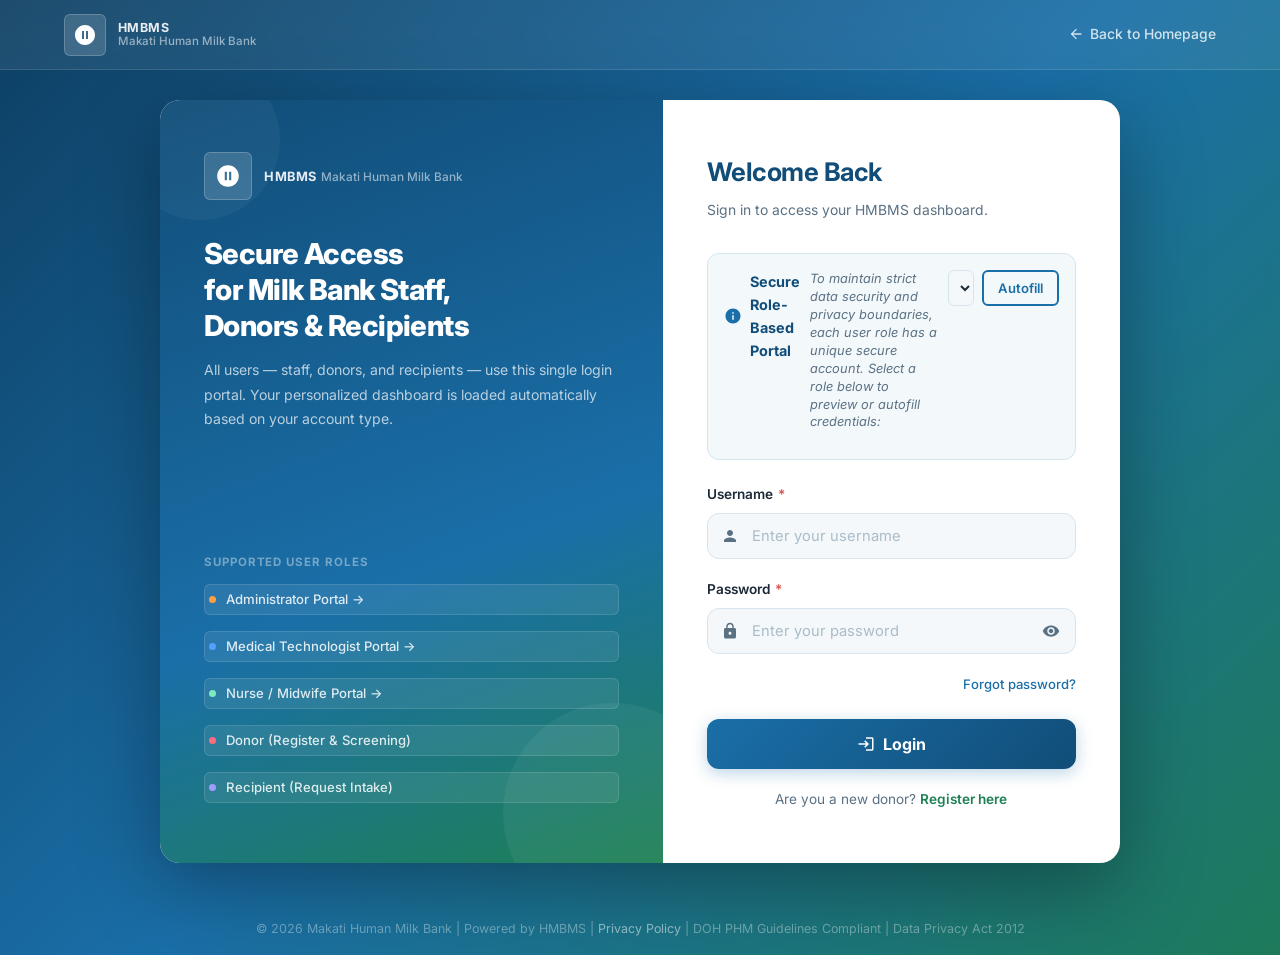
<file: hmbms/frontend/dashboard.html>
<!DOCTYPE html>
<html lang="en">
<head>
  <meta charset="UTF-8" />
  <meta name="viewport" content="width=device-width, initial-scale=1.0" />
  <title>Internal Dashboard — HMBMS</title>
  <link rel="stylesheet" href="assets/css/style.css" />
  <link rel="icon" type="image/svg+xml" href="data:image/svg+xml,<svg xmlns='http://www.w3.org/2000/svg' viewBox='0 0 100 100'><text y='.9em' font-size='90'>🍼</text></svg>" />
</head>
<body class="dashboard-body">

  <div class="dashboard-layout">
    <!-- ─── SIDEBAR ─────────────────────────────────────────────── -->
    <aside class="sidebar">
      <div class="sidebar-header">
        <div class="nav-logo-icon" style="width: 32px; height: 32px;">
          <svg viewBox="0 0 24 24" xmlns="http://www.w3.org/2000/svg" fill="#fff" style="width: 18px; height: 18px;"><path d="M12 2C6.48 2 2 6.48 2 12s4.48 10 10 10 10-4.48 10-10S17.52 2 12 2zm-1 14H9V8h2v8zm4 0h-2V8h2v8z"/></svg>
        </div>
        <div class="nav-brand-text">
          <span class="nav-system-name" style="color: #fff;">HMBMS</span>
          <span class="nav-org-name" style="color: rgba(255,255,255,0.7);">Staff Portal</span>
        </div>
      </div>

      <div class="sidebar-nav">
        <div class="sidebar-label">Workspaces</div>
        <button class="sidebar-link active" data-view="view-nurse">
          <svg viewBox="0 0 24 24" width="18" height="18" fill="currentColor"><path d="M12 21.35l-1.45-1.32C5.4 15.36 2 12.28 2 8.5 2 5.42 4.42 3 7.5 3c1.74 0 3.41.81 4.5 2.09C13.09 3.81 14.76 3 16.5 3 19.58 3 22 5.42 22 8.5c0 3.78-3.4 6.86-8.55 11.54L12 21.35z"/></svg>
          Nurse / Midwife
        </button>
        <button class="sidebar-link" data-view="view-medtech">
          <svg viewBox="0 0 24 24" width="18" height="18" fill="currentColor"><path d="M7 14c-1.66 0-3 1.34-3 3 0 1.31-1.16 2-2 2 .92 1.22 2.49 2 4 2 2.21 0 4-1.79 4-4 0-1.66-1.34-3-3-3zm13.71-9.37l-1.34-1.34c-.39-.39-1.02-.39-1.41 0L9 12.25 11.75 15l8.96-8.96c.39-.39.39-1.02 0-1.41z"/></svg>
          Lab / MedTech
        </button>
        <button class="sidebar-link" data-view="view-admin">
          <svg viewBox="0 0 24 24" width="18" height="18" fill="currentColor"><path d="M19 3H5c-1.1 0-2 .9-2 2v14c0 1.1.9 2 2 2h14c1.1 0 2-.9 2-2V5c0-1.1-.9-2-2-2zm-5 14H7v-2h7v2zm3-4H7v-2h10v2zm0-4H7V7h10v2z"/></svg>
          Admin Dashboard
        </button>
      </div>
      
      <div class="sidebar-footer">
        <a href="index.html" class="sidebar-link" style="color: var(--clr-error);">
          <svg viewBox="0 0 24 24" width="18" height="18" fill="currentColor"><path d="M17 7l-1.41 1.41L18.17 11H8v2h10.17l-2.58 2.58L17 17l5-5zM4 5h8V3H4c-1.1 0-2 .9-2 2v14c0 1.1.9 2 2 2h8v-2H4V5z"/></svg>
          Logout
        </a>
      </div>
    </aside>

    <!-- ─── MAIN CONTENT ──────────────────────────────────────────── -->
    <main class="dashboard-main">
      <header class="dashboard-header">
        <h2 id="view-title">Nurse / Midwife Workspace</h2>
        <div class="user-profile">
          <div class="avatar">N</div>
          <span>Nurse Staff</span>
        </div>
      </header>

      <div class="dashboard-content">
        
        <!-- ========================================== -->
        <!-- VIEW A: NURSE / MIDWIFE WORKSPACE          -->
        <!-- ========================================== -->
        <section id="view-nurse" class="view-section active">
          <div class="dash-card">
            <h3 class="dash-card-title">Milk Collection Intake</h3>
            <p class="dash-card-desc">Log raw donated milk details to generate a unique QR tracking code.</p>
            
            <div style="display: grid; grid-template-columns: 1fr 1fr; gap: 20px;">
              <div>
                <div class="form-group">
                  <label class="form-label">Donor ID</label>
                  <input type="text" class="form-control" placeholder="e.g. D-1092" />
                </div>
                <div class="form-group">
                  <label class="form-label">Expressed Date & Time</label>
                  <input type="datetime-local" class="form-control" />
                </div>
                <div class="form-group">
                  <label class="form-label">Volume (ml)</label>
                  <input type="number" class="form-control" placeholder="e.g. 150" />
                </div>
                <button class="btn btn-primary" id="btn-gen-qr">Generate QR Label</button>
              </div>

              <!-- Mock QR Container -->
              <div class="qr-container" id="qr-container" style="display: none; text-align: center; border: 1px dashed var(--clr-border); border-radius: var(--radius-md); padding: 20px;">
                <div style="width: 120px; height: 120px; background: #fff; border: 8px solid #000; margin: 0 auto 12px; position: relative;">
                  <div style="position: absolute; top: 10px; left: 10px; right: 10px; bottom: 10px; background: repeating-linear-gradient(45deg, #000, #000 5px, #fff 5px, #fff 10px);"></div>
                </div>
                <div style="font-family: monospace; font-weight: bold; margin-bottom: 12px;">MHB-1092-A</div>
                <button class="btn btn-outline-dark btn-sm" id="btn-log-storage">Proceed to Storage</button>
              </div>
            </div>
            
            <!-- Freezer Log -->
            <div id="freezer-log" style="display: none; margin-top: 24px; padding-top: 24px; border-top: 1px solid var(--clr-border);">
              <h4 style="margin-bottom: 12px; color: var(--clr-primary-dark);">Storage Assignment</h4>
              <div class="form-group" style="max-width: 300px;">
                <label class="form-label">Freezer Location</label>
                <select class="form-control">
                  <option>Freezer A (Raw Milk)</option>
                  <option>Freezer B (Raw Milk)</option>
                </select>
              </div>
              <div class="checkbox-group">
                <label class="checkbox-label" style="color: var(--clr-primary-dark); font-weight: 600;">
                  <input type="checkbox" id="chk-temp-verify" />
                  I verify the freezer temperature is at or below -20°C
                </label>
              </div>
              <button class="btn btn-accent" id="btn-save-storage" disabled>Save to Inventory</button>
            </div>
          </div>
        </section>

        <!-- ========================================== -->
        <!-- VIEW B: MEDICAL TECHNOLOGIST (LAB)         -->
        <!-- ========================================== -->
        <section id="view-medtech" class="view-section">
          <div class="dash-grid">
            <!-- Left: Batching -->
            <div class="dash-card">
              <h3 class="dash-card-title">Pending Raw Milk</h3>
              <p class="dash-card-desc">Select donations to pool into a pasteurization batch.</p>
              
              <ul class="batch-list">
                <li><label><input type="checkbox" /> MHB-1092-A (150ml)</label></li>
                <li><label><input type="checkbox" /> MHB-1093-B (200ml)</label></li>
                <li><label><input type="checkbox" /> MHB-1094-A (120ml)</label></li>
              </ul>
              <button class="btn btn-outline-dark btn-sm" style="margin-top: 12px;">Create Pool Batch</button>
            </div>

            <!-- Right: Pasteurization & Testing -->
            <div class="dash-card">
              <h3 class="dash-card-title">Pasteurization Logger</h3>
              <p class="dash-card-desc">Log Holder Pasteurization parameters.</p>
              
              <div class="form-group">
                <label class="form-label">Batch ID</label>
                <input type="text" class="form-control" value="BATCH-2026-06-05" readonly style="background: #f0f0f0;" />
              </div>
              
              <div style="display: grid; grid-template-columns: 1fr 1fr; gap: 16px;">
                <div class="form-group">
                  <label class="form-label">Temperature (°C)</label>
                  <input type="number" id="past-temp" class="form-control" step="0.1" placeholder="Target: 62.5" />
                </div>
                <div class="form-group">
                  <label class="form-label">Duration (Minutes)</label>
                  <input type="number" id="past-dur" class="form-control" placeholder="Target: 30" />
                </div>
              </div>

              <div style="display: grid; grid-template-columns: 1fr 1fr; gap: 16px; margin-top: 12px; padding-top: 16px; border-top: 1px dashed var(--clr-border);">
                <div class="form-group">
                  <label class="form-label">Pre-test Bacterial Count</label>
                  <input type="text" class="form-control" placeholder="CFU/ml" />
                </div>
                <div class="form-group">
                  <label class="form-label">Post-test Bacterial Count</label>
                  <input type="text" class="form-control" placeholder="CFU/ml (Must be 0)" />
                </div>
              </div>

              <div class="alert alert-danger" id="past-warning" style="display: block; margin-bottom: 16px;">
                Warning: Temperature must be ≥ 62.5°C and Duration ≥ 30 mins to approve.
              </div>

              <button class="btn btn-accent" id="btn-approve-batch" disabled>Approve &amp; Clear Batch</button>
            </div>
          </div>
        </section>

        <!-- ========================================== -->
        <!-- VIEW C: ADMIN WORKSPACE & ANALYTICS        -->
        <!-- ========================================== -->
        <section id="view-admin" class="view-section">
          
          <div class="dash-grid">
            <!-- Analytics Placeholders -->
            <div class="dash-card" style="grid-column: 1 / -1;">
              <h3 class="dash-card-title">System Analytics</h3>
              <div style="display: flex; gap: 20px; margin-top: 20px;">
                <div class="stat-box" style="flex: 1; background: var(--clr-bg); padding: 20px; border-radius: var(--radius-sm); border: 1px solid var(--clr-border); text-align: center;">
                  <div style="font-size: 2rem; font-weight: 800; color: var(--clr-primary);">12.5 L</div>
                  <div style="font-size: 0.8rem; color: var(--clr-text-muted);">Collected (This Week)</div>
                </div>
                <div class="stat-box" style="flex: 1; background: var(--clr-bg); padding: 20px; border-radius: var(--radius-sm); border: 1px solid var(--clr-border); text-align: center;">
                  <div style="font-size: 2rem; font-weight: 800; color: var(--clr-accent);">9.2 L</div>
                  <div style="font-size: 0.8rem; color: var(--clr-text-muted);">Dispensed (This Week)</div>
                </div>
                <div class="stat-box" style="flex: 1; background: var(--clr-bg); padding: 20px; border-radius: var(--radius-sm); border: 1px solid var(--clr-border); text-align: center;">
                  <div style="font-size: 2rem; font-weight: 800; color: var(--clr-warning);">4</div>
                  <div style="font-size: 0.8rem; color: var(--clr-text-muted);">Pending Requests</div>
                </div>
              </div>
            </div>

            <!-- Emergency Recall -->
            <div class="dash-card" style="border-color: #ffd6d6; background: #fff5f5;">
              <h3 class="dash-card-title" style="color: var(--clr-error);">Emergency Recall</h3>
              <p class="dash-card-desc">Execute a recall if a donor later tests positive for a transmissible disease.</p>
              
              <div class="form-group">
                <label class="form-label">Donor ID to Recall</label>
                <input type="text" id="recall-id" class="form-control" placeholder="e.g. D-1092" style="border-color: #ffd6d6;" />
              </div>
              <button class="btn" id="btn-execute-recall" style="background: var(--clr-error); color: #fff; width: 100%;">Execute Immediate Recall</button>
            </div>
            
            <div class="dash-card">
              <h3 class="dash-card-title">Recent Activity</h3>
              <ul style="font-size: 0.85rem; color: var(--clr-text-muted); list-style: disc; padding-left: 16px;">
                <li style="margin-bottom: 8px;">Batch BATCH-2026-06-04 approved by MedTech_01</li>
                <li style="margin-bottom: 8px;">500ml dispensed to Makati Med NICU</li>
                <li style="margin-bottom: 8px;">New donor D-1105 registered via Supsup Todo</li>
              </ul>
            </div>
          </div>
        </section>

      </div>
    </main>
  </div>

  <!-- Recall Modal -->
  <div class="modal-overlay" id="recall-modal" style="display: none;">
    <div class="modal-box" style="border-top: 5px solid var(--clr-error);">
      <h3 style="color: var(--clr-error); margin-bottom: 12px; font-size: 1.4rem;">Recall Initiated!</h3>
      <p style="font-size: 0.9rem; margin-bottom: 16px;">All stored batches associated with <strong id="recall-display-id"></strong> have been quarantined in the system.</p>
      <div style="background: #fff3f3; padding: 12px; border-radius: 6px; font-size: 0.8rem; color: #a00; font-family: monospace; margin-bottom: 20px;">
        > Quarantined BATCH-2026-06-04<br/>
        > Alert sent to Dispensing Nurse<br/>
        > Access locked
      </div>
      <button class="btn btn-outline-dark" onclick="document.getElementById('recall-modal').style.display='none'">Close</button>
    </div>
  </div>

  <script>
    // Sidebar View Toggling
    const sidebarLinks = document.querySelectorAll('.sidebar-link[data-view]');
    const views = document.querySelectorAll('.view-section');
    const viewTitle = document.getElementById('view-title');

    sidebarLinks.forEach(link => {
      link.addEventListener('click', () => {
        // Update active class on nav
        sidebarLinks.forEach(l => l.classList.remove('active'));
        link.classList.add('active');

        // Update Title
        viewTitle.textContent = link.textContent.trim();

        // Switch Views
        const targetView = link.getAttribute('data-view');
        views.forEach(v => {
          if(v.id === targetView) {
            v.classList.add('active');
          } else {
            v.classList.remove('active');
          }
        });

        // Dynamically update profile avatar & text based on selected view
        const avatarEl = document.querySelector('.user-profile .avatar');
        const nameEl = document.querySelector('.user-profile span');
        if (avatarEl && nameEl) {
          if (targetView === 'view-admin') {
            avatarEl.textContent = 'A';
            avatarEl.style.backgroundColor = 'var(--clr-warning)';
            nameEl.textContent = 'System Admin';
          } else if (targetView === 'view-medtech') {
            avatarEl.textContent = 'M';
            avatarEl.style.backgroundColor = 'var(--clr-accent)';
            nameEl.textContent = 'Lab MedTech';
          } else if (targetView === 'view-nurse') {
            avatarEl.textContent = 'N';
            avatarEl.style.backgroundColor = 'var(--clr-primary)';
            nameEl.textContent = 'Nurse Staff';
          }
        }
      });
    });

    // Handle incoming role redirect from login and enforce strict role boundaries
    const urlParams = new URLSearchParams(window.location.search);
    const roleParam = urlParams.get('role');
    
    if (roleParam && ['admin', 'medtech', 'nurse'].includes(roleParam)) {
      // Hide all other sidebar links to enforce strict role-based access control
      sidebarLinks.forEach(link => {
        const viewName = link.getAttribute('data-view');
        if (viewName !== `view-${roleParam}`) {
          link.style.display = 'none';
        }
      });

      const targetLink = document.querySelector(`.sidebar-link[data-view="view-${roleParam}"]`);
      if (targetLink) {
        targetLink.click();
      }
    } else {
      // If accessed directly without a valid role, redirect to the secure login selection page
      window.location.href = 'login.html';
    }

    // Nurse View Logic
    document.getElementById('btn-gen-qr').addEventListener('click', () => {
      document.getElementById('qr-container').style.display = 'block';
    });

    document.getElementById('btn-log-storage').addEventListener('click', () => {
      document.getElementById('freezer-log').style.display = 'block';
    });

    const chkVerify = document.getElementById('chk-temp-verify');
    const btnSaveStorage = document.getElementById('btn-save-storage');
    chkVerify.addEventListener('change', (e) => {
      btnSaveStorage.disabled = !e.target.checked;
    });
    btnSaveStorage.addEventListener('click', () => {
      alert("Successfully logged to inventory!");
    });

    // MedTech View Logic
    const pastTemp = document.getElementById('past-temp');
    const pastDur = document.getElementById('past-dur');
    const btnApprove = document.getElementById('btn-approve-batch');
    const pastWarning = document.getElementById('past-warning');

    function checkPasteurization() {
      const temp = parseFloat(pastTemp.value) || 0;
      const dur = parseInt(pastDur.value) || 0;
      
      if(temp >= 62.5 && dur >= 30) {
        btnApprove.disabled = false;
        pastWarning.style.display = 'none';
      } else {
        btnApprove.disabled = true;
        pastWarning.style.display = 'block';
      }
    }

    pastTemp.addEventListener('input', checkPasteurization);
    pastDur.addEventListener('input', checkPasteurization);

    btnApprove.addEventListener('click', () => {
      alert("Batch Approved! Moved to Safe Dispensing Inventory.");
      pastTemp.value = '';
      pastDur.value = '';
      checkPasteurization();
    });

    // Admin Recall Logic
    const btnRecall = document.getElementById('btn-execute-recall');
    const recallInput = document.getElementById('recall-id');
    const recallModal = document.getElementById('recall-modal');
    const recallDisplayId = document.getElementById('recall-display-id');

    btnRecall.addEventListener('click', () => {
      const id = recallInput.value.trim();
      if(id) {
        recallDisplayId.textContent = id;
        recallModal.style.display = 'flex';
        recallInput.value = '';
      } else {
        alert("Please enter a Donor ID");
      }
    });

  </script>
</body>
</html>
</file>
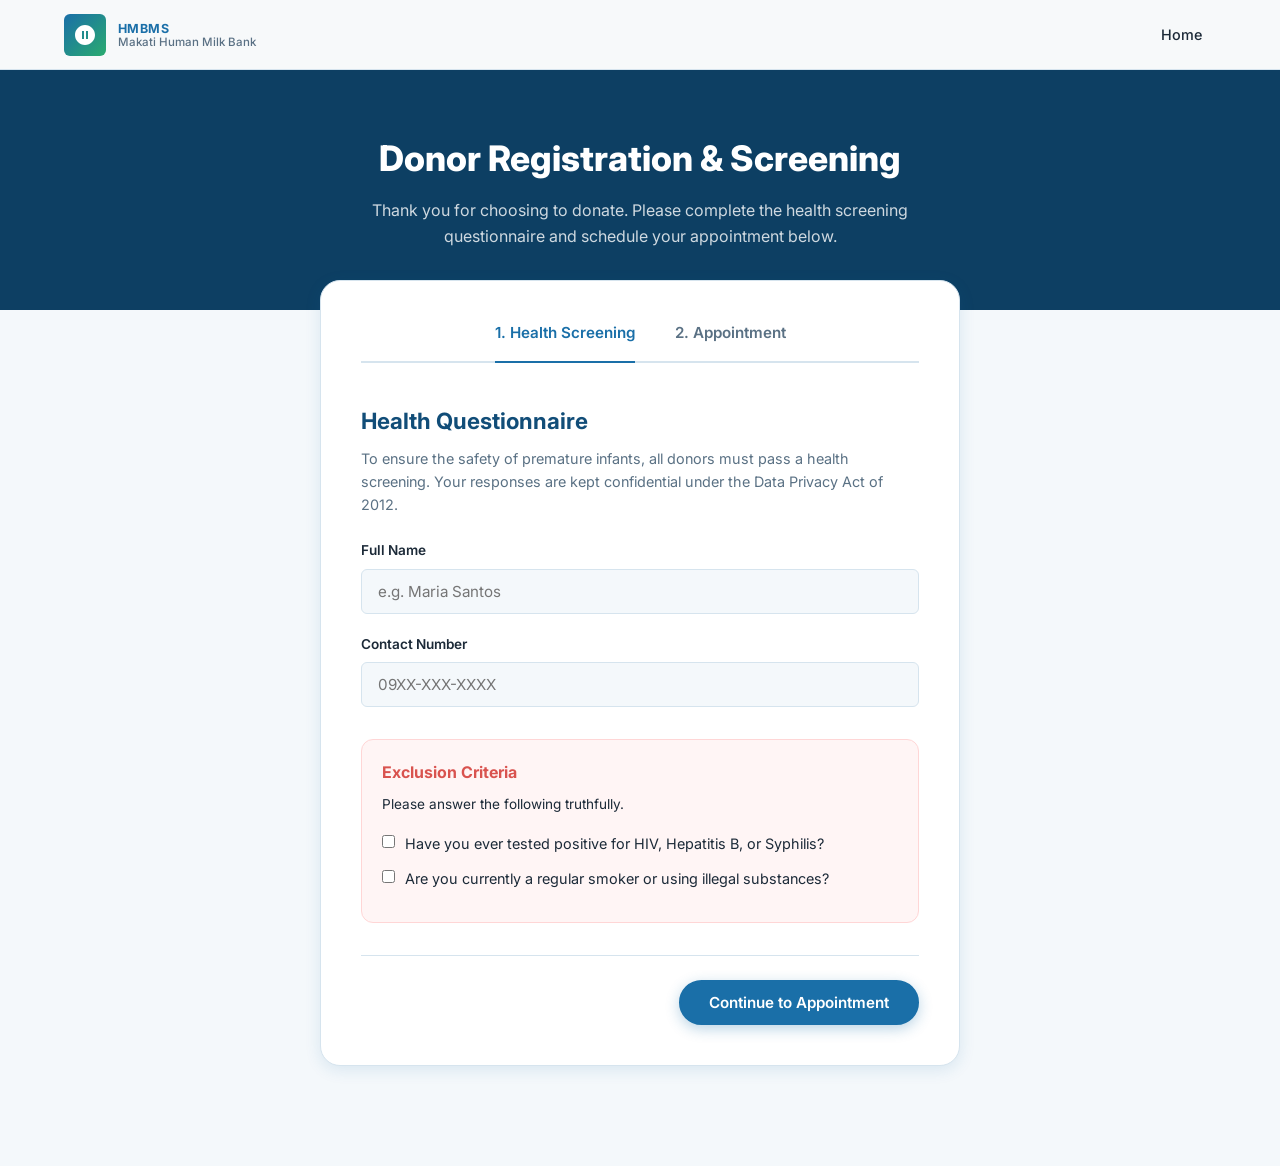
<file: hmbms/frontend/donor-screening.html>
<!DOCTYPE html>
<html lang="en">
<head>
  <meta charset="UTF-8" />
  <meta name="viewport" content="width=device-width, initial-scale=1.0" />
  <title>Donor Screening — HMBMS</title>
  <link rel="stylesheet" href="assets/css/style.css" />
  <link rel="icon" type="image/svg+xml" href="data:image/svg+xml,<svg xmlns='http://www.w3.org/2000/svg' viewBox='0 0 100 100'><text y='.9em' font-size='90'>🍼</text></svg>" />
</head>
<body>

  <!-- ─── NAVBAR (Simplified) ─────────────────────────────────── -->
  <nav class="navbar" id="main-navbar">
    <div class="container nav-inner">
      <a href="index.html" class="nav-brand">
        <div class="nav-logo-icon">
          <svg viewBox="0 0 24 24" xmlns="http://www.w3.org/2000/svg" fill="#fff"><path d="M12 2C6.48 2 2 6.48 2 12s4.48 10 10 10 10-4.48 10-10S17.52 2 12 2zm-1 14H9V8h2v8zm4 0h-2V8h2v8z"/></svg>
        </div>
        <div class="nav-brand-text">
          <span class="nav-system-name">HMBMS</span>
          <span class="nav-org-name">Makati Human Milk Bank</span>
        </div>
      </a>
      <ul class="nav-links">
        <li><a href="index.html">Home</a></li>
      </ul>
    </div>
  </nav>

  <!-- ─── PAGE HEADER ─────────────────────────────────────────── -->
  <header class="page-header">
    <div class="container">
      <h1>Donor Registration &amp; Screening</h1>
      <p>Thank you for choosing to donate. Please complete the health screening questionnaire and schedule your appointment below.</p>
    </div>
  </header>

  <!-- ─── MULTI-STEP FORM ─────────────────────────────────────── -->
  <main class="container page-content">
    <div class="form-card">
      <div class="form-steps-indicator">
        <div class="step-indicator active" id="indicator-1">1. Health Screening</div>
        <div class="step-indicator" id="indicator-2">2. Appointment</div>
      </div>

      <!-- Step 1: Health Screening -->
      <section id="step-1" class="form-step active-step">
        <h2 class="form-section-title">Health Questionnaire</h2>
        <p class="form-section-desc">To ensure the safety of premature infants, all donors must pass a health screening. Your responses are kept confidential under the Data Privacy Act of 2012.</p>
        
        <form id="screening-form">
          <div class="form-group">
            <label class="form-label">Full Name</label>
            <input type="text" class="form-control" placeholder="e.g. Maria Santos" required />
          </div>

          <div class="form-group">
            <label class="form-label">Contact Number</label>
            <!-- Using an input mask approach with pattern for front-end validation -->
            <input type="tel" class="form-control" placeholder="09XX-XXX-XXXX" pattern="^09[0-9]{2}-[0-9]{3}-[0-9]{4}$" required title="Please follow the format 09XX-XXX-XXXX" oninput="this.value = this.value.replace(/[^0-9-]/g, '')"/>
          </div>

          <div class="exclusion-section">
            <h3>Exclusion Criteria</h3>
            <p>Please answer the following truthfully.</p>
            
            <div class="checkbox-group">
              <label class="checkbox-label">
                <input type="checkbox" id="chk-hiv" class="risk-checkbox" />
                Have you ever tested positive for HIV, Hepatitis B, or Syphilis?
              </label>
            </div>
            <div class="checkbox-group">
              <label class="checkbox-label">
                <input type="checkbox" id="chk-smoke" class="risk-checkbox" />
                Are you currently a regular smoker or using illegal substances?
              </label>
            </div>
            
            <div id="exclusion-warning" class="alert alert-danger" style="display: none;">
              <strong>Warning:</strong> Based on DOH guidelines, checking any of these conditions makes you ineligible to donate milk. Please contact the clinic for more information.
            </div>
          </div>

          <div class="form-actions right">
            <button type="button" class="btn btn-primary" id="btn-next-step">Continue to Appointment</button>
          </div>
        </form>
      </section>

      <!-- Step 2: Appointment -->
      <section id="step-2" class="form-step" style="display: none;">
        <h2 class="form-section-title">Schedule Visit</h2>
        <p class="form-section-desc">Select a date for your initial blood screening. You can choose to visit a clinic (Supsup Todo) or request an at-home visit (Mom's Act).</p>
        
        <div class="form-group">
          <label class="form-label">Select Program</label>
          <select class="form-control" id="program-select">
            <option value="supsuptodo">Supsup Todo (Community Clinic Visit)</option>
            <option value="momsact">Mom's Act (Household Pick-up / Visit)</option>
          </select>
        </div>

        <div class="calendar-widget">
          <label class="form-label">Select Date & Time</label>
          <div class="calendar-ui-mock">
            <div class="calendar-header">
              <button class="cal-nav">&lt;</button>
              <span>June 2026</span>
              <button class="cal-nav">&gt;</button>
            </div>
            <div class="calendar-grid">
              <span class="cal-day-header">Mo</span><span class="cal-day-header">Tu</span><span class="cal-day-header">We</span><span class="cal-day-header">Th</span><span class="cal-day-header">Fr</span><span class="cal-day-header">Sa</span><span class="cal-day-header">Su</span>
              <!-- Dummy days -->
              <span class="cal-day disabled">1</span><span class="cal-day disabled">2</span><span class="cal-day disabled">3</span><span class="cal-day available">4</span><span class="cal-day available selected">5</span><span class="cal-day available">6</span><span class="cal-day disabled">7</span>
              <span class="cal-day available">8</span><span class="cal-day available">9</span><span class="cal-day available">10</span><span class="cal-day available">11</span><span class="cal-day available">12</span><span class="cal-day available">13</span><span class="cal-day disabled">14</span>
            </div>
            <div class="time-slots">
              <span class="time-slot selected">09:00 AM</span>
              <span class="time-slot">10:30 AM</span>
              <span class="time-slot">01:00 PM</span>
            </div>
          </div>
        </div>

        <div class="form-actions flex-between">
          <button type="button" class="btn btn-outline-dark" id="btn-prev-step">Back</button>
          <button type="button" class="btn btn-accent" id="btn-submit-screening">Submit Registration</button>
        </div>
      </section>
      
      <!-- Success View -->
      <section id="step-success" class="form-step" style="display: none; text-align: center;">
        <div class="success-icon" style="margin: 0 auto 24px; width: 64px; height: 64px; background: var(--clr-accent-light); border-radius: 50%; display: flex; align-items: center; justify-content: center;">
          <svg viewBox="0 0 24 24" width="32" height="32" fill="var(--clr-accent)"><path d="M9 16.2L4.8 12l-1.4 1.4L9 19 21 7l-1.4-1.4L9 16.2z"/></svg>
        </div>
        <h2 class="form-section-title">Registration Submitted!</h2>
        <p class="form-section-desc">Thank you. Your appointment is confirmed for June 5, 2026 at 09:00 AM.</p>
        <a href="index.html" class="btn btn-primary" style="margin-top: 24px;">Return Home</a>
      </section>

    </div>
  </main>

  <script>
    // Navbar basic scroll setup
    const navbar = document.getElementById('main-navbar');
    window.addEventListener('scroll', () => {
      if (window.scrollY > 30) navbar.classList.add('scrolled');
      else navbar.classList.remove('scrolled');
    });

    // Form Logic
    const step1 = document.getElementById('step-1');
    const step2 = document.getElementById('step-2');
    const stepSuccess = document.getElementById('step-success');
    const ind1 = document.getElementById('indicator-1');
    const ind2 = document.getElementById('indicator-2');
    
    const btnNext = document.getElementById('btn-next-step');
    const btnPrev = document.getElementById('btn-prev-step');
    const btnSubmit = document.getElementById('btn-submit-screening');

    const riskCheckboxes = document.querySelectorAll('.risk-checkbox');
    const exclusionWarning = document.getElementById('exclusion-warning');

    // Validation Logic
    riskCheckboxes.forEach(chk => {
      chk.addEventListener('change', () => {
        const isExcluded = Array.from(riskCheckboxes).some(c => c.checked);
        if (isExcluded) {
          exclusionWarning.style.display = 'block';
          btnNext.disabled = true;
          btnNext.style.opacity = '0.5';
          btnNext.style.cursor = 'not-allowed';
        } else {
          exclusionWarning.style.display = 'none';
          btnNext.disabled = false;
          btnNext.style.opacity = '1';
          btnNext.style.cursor = 'pointer';
        }
      });
    });

    btnNext.addEventListener('click', () => {
      if(!btnNext.disabled) {
        step1.style.display = 'none';
        step2.style.display = 'block';
        ind1.classList.remove('active');
        ind2.classList.add('active');
      }
    });

    btnPrev.addEventListener('click', () => {
      step2.style.display = 'none';
      step1.style.display = 'block';
      ind2.classList.remove('active');
      ind1.classList.add('active');
    });

    btnSubmit.addEventListener('click', () => {
      step2.style.display = 'none';
      stepSuccess.style.display = 'block';
      document.querySelector('.form-steps-indicator').style.display = 'none';
    });

    // Dummy calendar interactions
    document.querySelectorAll('.cal-day.available').forEach(day => {
      day.addEventListener('click', function() {
        document.querySelectorAll('.cal-day').forEach(d => d.classList.remove('selected'));
        this.classList.add('selected');
      });
    });

    document.querySelectorAll('.time-slot').forEach(slot => {
      slot.addEventListener('click', function() {
        document.querySelectorAll('.time-slot').forEach(s => s.classList.remove('selected'));
        this.classList.add('selected');
      });
    });
  </script>
</body>
</html>
</file>
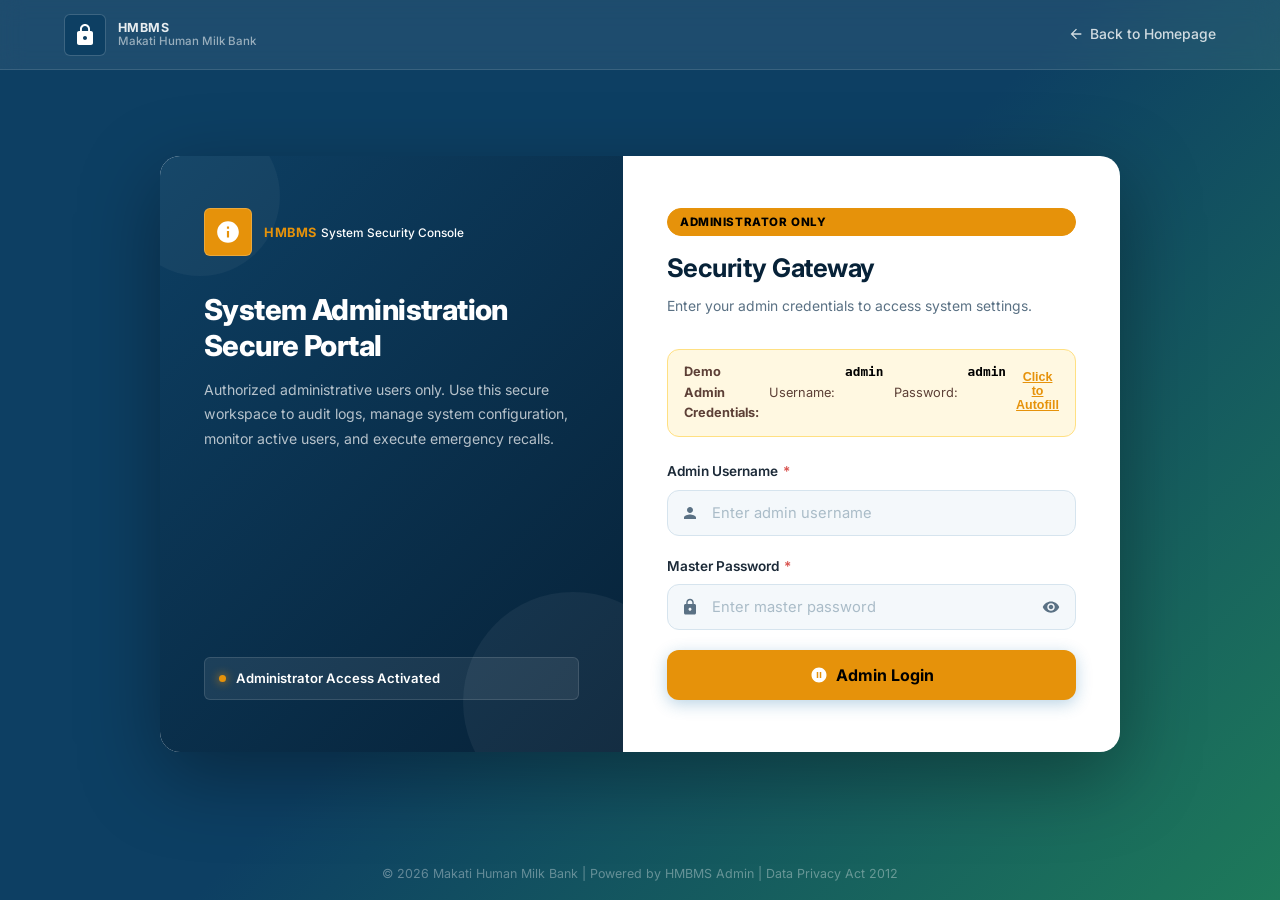
<file: hmbms/frontend/login-admin.html>
<!DOCTYPE html>
<html lang="en">
<head>
  <meta charset="UTF-8" />
  <meta name="viewport" content="width=device-width, initial-scale=1.0" />
  <meta name="description" content="Secure Administrator login portal for the Human Milk Bank Management System (HMBMS)." />
  <meta name="robots" content="noindex, nofollow" />

  <title>Admin Secure Login — HMBMS</title>

  <link rel="stylesheet" href="assets/css/style.css" />
  <link rel="icon" type="image/svg+xml" href="data:image/svg+xml,<svg xmlns='http://www.w3.org/2000/svg' viewBox='0 0 100 100'><text y='.9em' font-size='90'>🔒</text></svg>" />
  
  <style>
    /* Premium Admin Color Override */
    :root {
      --clr-primary: #0d3f63;
      --clr-primary-dark: #072238;
      --clr-accent: #e6920a;
      --clr-accent-light: #fff3e0;
    }
    .admin-badge {
      background: #e6920a !important;
      color: #000 !important;
      font-weight: 800;
      letter-spacing: 0.05em;
    }
  </style>
</head>
<body class="login-page">

  <!-- ─── LOGIN NAVBAR ──────────────────────────────────────────── -->
  <nav class="login-navbar" aria-label="Login page navigation">
    <div class="nav-inner">
      <a href="index.html" class="nav-brand login-nav-brand" aria-label="Return to HMBMS homepage">
        <div class="nav-logo-icon" aria-hidden="true" style="background: var(--clr-primary);">
          <svg viewBox="0 0 24 24" xmlns="http://www.w3.org/2000/svg">
            <path d="M18 8h-1V6c0-2.76-2.24-5-5-5S7 3.24 7 6v2H6c-1.1 0-2 .9-2 2v10c0 1.1.9 2 2 2h12c1.1 0 2-.9 2-2V10c0-1.1-.9-2-2-2zm-6 9c-1.1 0-2-.9-2-2s.9-2 2-2 2 .9 2 2-.9 2-2 2zm3.1-9H8.9V6c0-1.71 1.39-3.1 3.1-3.1 1.71 0 3.1 1.39 3.1 3.1v2z"/>
          </svg>
        </div>
        <div class="nav-brand-text">
          <span class="nav-system-name">HMBMS</span>
          <span class="nav-org-name">Makati Human Milk Bank</span>
        </div>
      </a>

      <a href="index.html" class="login-back-home" id="back-to-home-btn" aria-label="Go back to the HMBMS homepage">
        <svg viewBox="0 0 24 24" aria-hidden="true"><path d="M20 11H7.83l5.59-5.59L12 4l-8 8 8 8 1.41-1.41L7.83 13H20v-2z"/></svg>
        Back to Homepage
      </a>
    </div>
  </nav>

  <!-- ─── LOGIN MAIN CONTENT ────────────────────────────────────── -->
  <main class="login-page-wrap" id="main-content">
    <div class="login-container" role="main">

      <!-- LEFT PANEL: Admin Brand info -->
      <div class="login-panel-left" aria-hidden="true" style="background: linear-gradient(135deg, #0d3f63 0%, #072238 100%);">
        <div class="login-left-top">
          <div class="login-left-logo">
            <div class="login-left-logo-icon" style="background: #e6920a;">
              <svg viewBox="0 0 24 24" xmlns="http://www.w3.org/2000/svg" fill="#000">
                <path d="M12 2C6.48 2 2 6.48 2 12s4.48 10 10 10 10-4.48 10-10S17.52 2 12 2zm1 15h-2v-6h2v6zm0-8h-2V7h2v2z"/>
              </svg>
            </div>
            <div class="login-left-logo-text">
              <span class="nav-system-name" style="color: #e6920a;">HMBMS</span>
              <span class="nav-org-name" style="color: #fff;">System Security Console</span>
            </div>
          </div>

          <h2 class="login-left-headline">System Administration<br/>Secure Portal</h2>
          <p class="login-left-desc">
            Authorized administrative users only. Use this secure workspace to audit logs, manage system configuration, monitor active users, and execute emergency recalls.
          </p>
        </div>

        <div class="login-left-bottom">
          <div class="login-role-list">
            <div class="login-role-item" style="color: #fff; font-weight: 600;">
              <span class="role-dot admin" style="background: #e6920a; box-shadow: 0 0 10px #e6920a;"></span>
              Administrator Access Activated
            </div>
          </div>
        </div>
      </div>

      <!-- RIGHT PANEL: Login Form -->
      <div class="login-panel-right">
        <div style="display: inline-block; padding: 4px 12px; background: var(--clr-accent-light); border: 1px solid var(--clr-accent); color: var(--clr-accent); border-radius: var(--radius-pill); font-size: 0.72rem; font-weight: 800; text-transform: uppercase; margin-bottom: 12px;" class="admin-badge">
          Administrator Only
        </div>
        <h1 class="login-form-title">Security Gateway</h1>
        <p class="login-form-subtitle">Enter your admin credentials to access system settings.</p>

        <!-- Demo account helper -->
        <div class="login-note" role="note" style="background: #fff8e1; border: 1px solid #ffe082; border-radius: var(--radius-md); padding: 12px 16px; margin-bottom: 24px; font-size: 0.8rem; color: #5d4037;">
          <strong>Demo Admin Credentials:</strong><br/>
          Username: <code style="font-weight:700; color:#000;">admin</code><br/>
          Password: <code style="font-weight:700; color:#000;">admin</code>
          <button type="button" id="btn-autofill-admin" style="display:block; margin-top: 8px; font-size: 0.78rem; font-weight: 700; cursor: pointer; color: #e6920a; border: none; background: none; padding: 0; text-decoration: underline;">
            Click to Autofill
          </button>
        </div>

        <!-- LOGIN FORM -->
        <form id="login-form" action="#" method="post" novalidate aria-label="HMBMS Admin login form">

          <!-- Username -->
          <div class="form-group">
            <label class="form-label" for="username-input">
              Admin Username
              <span class="required-star" aria-hidden="true">*</span>
            </label>
            <div class="input-wrap">
              <input
                class="form-input"
                type="text"
                id="username-input"
                name="username"
                placeholder="Enter admin username"
                required
                autocomplete="username"
                autocapitalize="none"
                spellcheck="false"
                aria-required="true"
              />
              <svg class="input-icon" viewBox="0 0 24 24" aria-hidden="true">
                <path d="M12 12c2.21 0 4-1.79 4-4s-1.79-4-4-4-4 1.79-4 4 1.79 4 4 4zm0 2c-2.67 0-8 1.34-8 4v2h16v-2c0-2.66-5.33-4-8-4z"/>
              </svg>
            </div>
          </div>

          <!-- Password -->
          <div class="form-group">
            <label class="form-label" for="password-input">
              Master Password
              <span class="required-star" aria-hidden="true">*</span>
            </label>
            <div class="input-wrap">
              <input
                class="form-input has-toggle"
                type="password"
                id="password-input"
                name="password"
                placeholder="Enter master password"
                required
                autocomplete="current-password"
                aria-required="true"
              />
              <svg class="input-icon" viewBox="0 0 24 24" aria-hidden="true">
                <path d="M18 8h-1V6c0-2.76-2.24-5-5-5S7 3.24 7 6v2H6c-1.1 0-2 .9-2 2v10c0 1.1.9 2 2 2h12c1.1 0 2-.9 2-2V10c0-1.1-.9-2-2-2zm-6 9c-1.1 0-2-.9-2-2s.9-2 2-2 2 .9 2 2-.9 2-2 2zm3.1-9H8.9V6c0-1.71 1.39-3.1 3.1-3.1 1.71 0 3.1 1.39 3.1 3.1v2z"/>
              </svg>
              <!-- Toggle password visibility -->
              <button
                type="button"
                class="password-toggle"
                id="password-toggle-btn"
                aria-label="Toggle password visibility"
                aria-pressed="false"
              >
                <svg id="icon-eye" viewBox="0 0 24 24" aria-hidden="true">
                  <path d="M12 4.5C7 4.5 2.73 7.61 1 12c1.73 4.39 6 7.5 11 7.5s9.27-3.11 11-7.5c-1.73-4.39-6-7.5-11-7.5zm0 12.5c-2.76 0-5-2.24-5-5s2.24-5 5-5 5 2.24 5 5-2.24 5-5 5zm0-8c-1.66 0-3 1.34-3 3s1.34 3 3 3 3-1.34 3-3-1.34-3-3-3z"/>
                </svg>
                <svg id="icon-eye-off" viewBox="0 0 24 24" style="display:none;" aria-hidden="true">
                  <path d="M12 7c2.76 0 5 2.24 5 5 0 .65-.13 1.26-.36 1.83l2.92 2.92c1.51-1.26 2.7-2.89 3.43-4.75-1.73-4.39-6-7.5-11-7.5-1.4 0-2.74.25-3.98.7l2.16 2.16C10.74 7.13 11.35 7 12 7zM2 4.27l2.28 2.28.46.46C3.08 8.3 1.78 10.02 1 12c1.73 4.39 6 7.5 11 7.5 1.55 0 3.03-.3 4.38-.84l.42.42L19.73 22 21 20.73 3.27 3 2 4.27zM7.53 9.8l1.55 1.55c-.05.21-.08.43-.08.65 0 1.66 1.34 3 3 3 .22 0 .44-.03.65-.08l1.55 1.55c-.67.33-1.41.53-2.2.53-2.76 0-5-2.24-5-5 0-.79.2-1.53.53-2.2zm4.31-.78l3.15 3.15.02-.16c0-1.66-1.34-3-3-3l-.17.01z"/>
                </svg>
              </button>
            </div>
          </div>

          <!-- Submit Button -->
          <button
            type="submit"
            class="btn-login"
            id="login-submit-btn"
            aria-label="Sign in to HMBMS"
            style="background: #e6920a; border-color: #e6920a;"
          >
            <svg viewBox="0 0 24 24" aria-hidden="true" fill="#000">
              <path d="M12 2C6.48 2 2 6.48 2 12s4.48 10 10 10 10-4.48 10-10S17.52 2 12 2zm-1 14H9V8h2v8zm4 0h-2V8h2v8z"/>
            </svg>
            <span style="color:#000; font-weight:700;">Admin Login</span>
          </button>

        </form>
      </div>
    </div>
  </main>

  <!-- ─── LOGIN FOOTER ───────────────────────────────────────────── -->
  <footer class="login-footer" role="contentinfo">
    <p>
      © 2026 Makati Human Milk Bank | Powered by HMBMS Admin | Data Privacy Act 2012
    </p>
  </footer>

  <!-- ─── JAVASCRIPT ─────────────────────────────────────────────── -->
  <script>
    // Password toggle visibility
    const passwordInput = document.getElementById('password-input');
    const toggleBtn     = document.getElementById('password-toggle-btn');
    const iconEye       = document.getElementById('icon-eye');
    const iconEyeOff    = document.getElementById('icon-eye-off');

    toggleBtn.addEventListener('click', () => {
      const isHidden = passwordInput.type === 'password';
      passwordInput.type = isHidden ? 'text' : 'password';
      iconEye.style.display    = isHidden ? 'none'  : '';
      iconEyeOff.style.display = isHidden ? ''      : 'none';
      toggleBtn.setAttribute('aria-pressed', isHidden ? 'true' : 'false');
    });

    // Autofill trigger
    document.getElementById('btn-autofill-admin').addEventListener('click', () => {
      document.getElementById('username-input').value = 'admin';
      document.getElementById('password-input').value = 'admin';
      document.getElementById('username-input').style.borderColor = '';
      document.getElementById('password-input').style.borderColor = '';
    });

    // Admin Authentication Validation
    const loginForm = document.getElementById('login-form');
    loginForm.addEventListener('submit', (e) => {
      e.preventDefault();

      const username = document.getElementById('username-input').value.trim();
      const password = document.getElementById('password-input').value;

      if (username !== 'admin') {
        document.getElementById('username-input').focus();
        document.getElementById('username-input').style.borderColor = 'var(--clr-error)';
        alert('❌ Unauthorized Admin Username.\nUse "admin".');
        return;
      }
      if (password !== 'admin') {
        document.getElementById('password-input').focus();
        document.getElementById('password-input').style.borderColor = 'var(--clr-error)';
        alert('❌ Unauthorized Admin Password.\nUse "admin".');
        return;
      }

      const btn = document.getElementById('login-submit-btn');
      btn.textContent = 'Authenticating…';
      btn.disabled = true;

      setTimeout(() => {
        window.location.href = 'dashboard.html?role=admin';
      }, 600);
    });
  </script>
</body>
</html>
</file>
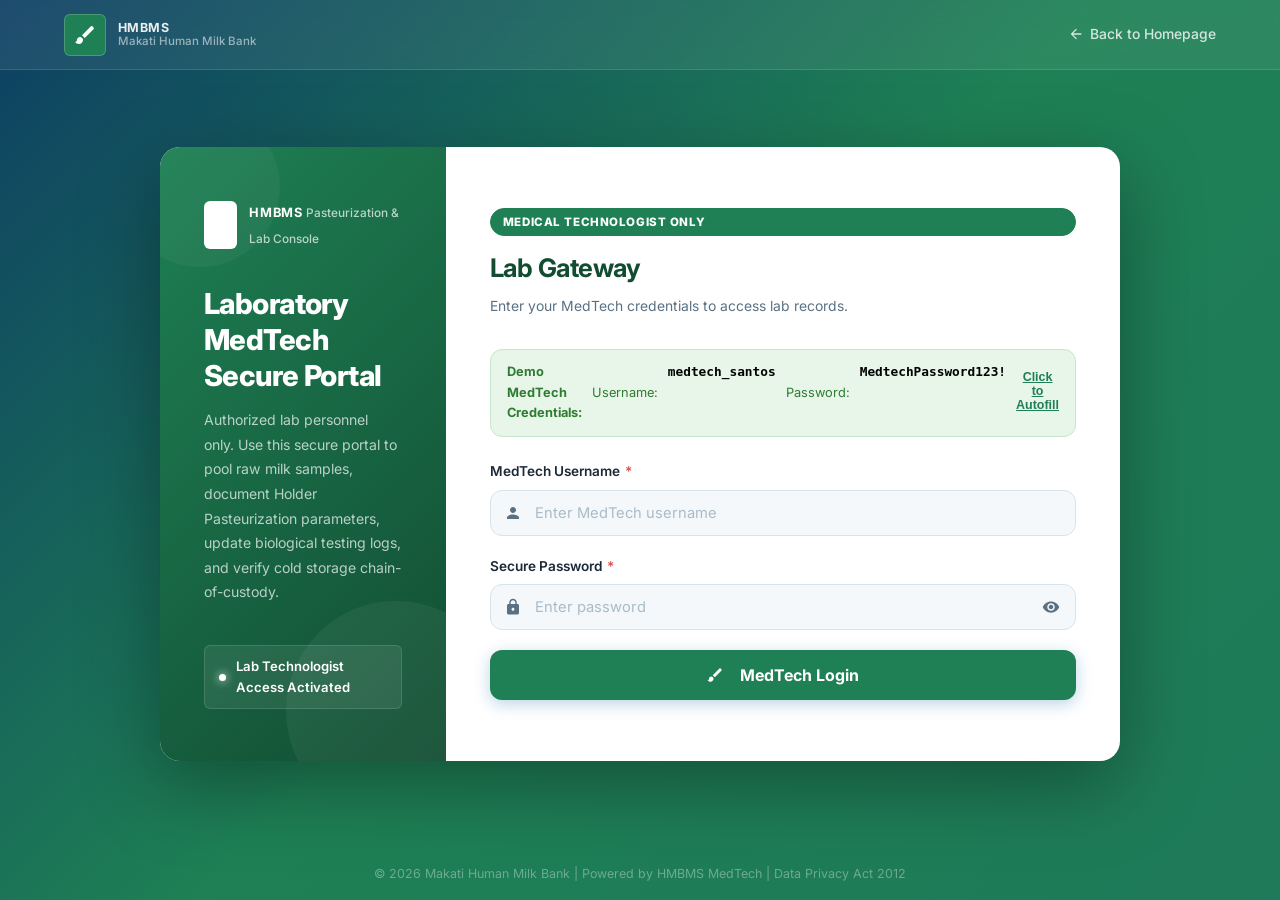
<file: hmbms/frontend/login-medtech.html>
<!DOCTYPE html>
<html lang="en">
<head>
  <meta charset="UTF-8" />
  <meta name="viewport" content="width=device-width, initial-scale=1.0" />
  <meta name="description" content="Secure Medical Technologist login portal for the Human Milk Bank Management System (HMBMS)." />
  <meta name="robots" content="noindex, nofollow" />

  <title>MedTech Secure Login — HMBMS</title>

  <link rel="stylesheet" href="assets/css/style.css" />
  <link rel="icon" type="image/svg+xml" href="data:image/svg+xml,<svg xmlns='http://www.w3.org/2000/svg' viewBox='0 0 100 100'><text y='.9em' font-size='90'>🔬</text></svg>" />
  
  <style>
    /* Premium Medtech Color Override */
    :root {
      --clr-primary: #1e8054;
      --clr-primary-dark: #124d32;
      --clr-accent: #1e8054;
      --clr-accent-light: #e6f7f0;
    }
    .medtech-badge {
      background: var(--clr-primary) !important;
      color: #fff !important;
      font-weight: 800;
      letter-spacing: 0.05em;
    }
  </style>
</head>
<body class="login-page">

  <!-- ─── LOGIN NAVBAR ──────────────────────────────────────────── -->
  <nav class="login-navbar" aria-label="Login page navigation">
    <div class="nav-inner">
      <a href="index.html" class="nav-brand login-nav-brand" aria-label="Return to HMBMS homepage">
        <div class="nav-logo-icon" aria-hidden="true" style="background: var(--clr-primary);">
          <svg viewBox="0 0 24 24" xmlns="http://www.w3.org/2000/svg">
            <path d="M7 14c-1.66 0-3 1.34-3 3 0 1.31-1.16 2-2 2 .92 1.22 2.49 2 4 2 2.21 0 4-1.79 4-4 0-1.66-1.34-3-3-3zm13.71-9.37l-1.34-1.34c-.39-.39-1.02-.39-1.41 0L9 12.25 11.75 15l8.96-8.96c.39-.39.39-1.02 0-1.41z"/>
          </svg>
        </div>
        <div class="nav-brand-text">
          <span class="nav-system-name">HMBMS</span>
          <span class="nav-org-name">Makati Human Milk Bank</span>
        </div>
      </a>

      <a href="index.html" class="login-back-home" id="back-to-home-btn" aria-label="Go back to the HMBMS homepage">
        <svg viewBox="0 0 24 24" aria-hidden="true"><path d="M20 11H7.83l5.59-5.59L12 4l-8 8 8 8 1.41-1.41L7.83 13H20v-2z"/></svg>
        Back to Homepage
      </a>
    </div>
  </nav>

  <!-- ─── LOGIN MAIN CONTENT ────────────────────────────────────── -->
  <main class="login-page-wrap" id="main-content">
    <div class="login-container" role="main">

      <!-- LEFT PANEL: Medtech Brand info -->
      <div class="login-panel-left" aria-hidden="true" style="background: linear-gradient(135deg, #1e8054 0%, #124d32 100%);">
        <div class="login-left-top">
          <div class="login-left-logo">
            <div class="login-left-logo-icon" style="background: #ffffff;">
              <svg viewBox="0 0 24 24" xmlns="http://www.w3.org/2000/svg" fill="var(--clr-primary)">
                <path d="M19.35 10.04C18.67 6.59 15.64 4 12 4 9.11 4 6.6 5.64 5.36 8.04 2.34 8.36 0 10.91 0 14c0 3.31 2.69 6 6 6h13c2.76 0 5-2.24 5-5 0-2.64-2.05-4.78-4.65-4.96z"/>
              </svg>
            </div>
            <div class="login-left-logo-text">
              <span class="nav-system-name" style="color: #ffffff;">HMBMS</span>
              <span class="nav-org-name" style="color: rgba(255,255,255,0.7);">Pasteurization &amp; Lab Console</span>
            </div>
          </div>

          <h2 class="login-left-headline">Laboratory MedTech<br/>Secure Portal</h2>
          <p class="login-left-desc">
            Authorized lab personnel only. Use this secure portal to pool raw milk samples, document Holder Pasteurization parameters, update biological testing logs, and verify cold storage chain-of-custody.
          </p>
        </div>

        <div class="login-left-bottom">
          <div class="login-role-list">
            <div class="login-role-item" style="color: #fff; font-weight: 600;">
              <span class="role-dot medtech" style="background: #fff; box-shadow: 0 0 10px #fff;"></span>
              Lab Technologist Access Activated
            </div>
          </div>
        </div>
      </div>

      <!-- RIGHT PANEL: Login Form -->
      <div class="login-panel-right">
        <div style="display: inline-block; padding: 4px 12px; background: var(--clr-accent-light); border: 1px solid var(--clr-primary); color: var(--clr-primary); border-radius: var(--radius-pill); font-size: 0.72rem; font-weight: 800; text-transform: uppercase; margin-bottom: 12px;" class="medtech-badge">
          Medical Technologist Only
        </div>
        <h1 class="login-form-title">Lab Gateway</h1>
        <p class="login-form-subtitle">Enter your MedTech credentials to access lab records.</p>

        <!-- Demo account helper -->
        <div class="login-note" role="note" style="background: #e8f5e9; border: 1px solid #c8e6c9; border-radius: var(--radius-md); padding: 12px 16px; margin-bottom: 24px; font-size: 0.8rem; color: #2e7d32;">
          <strong>Demo MedTech Credentials:</strong><br/>
          Username: <code style="font-weight:700; color:#000;">medtech_santos</code><br/>
          Password: <code style="font-weight:700; color:#000;">MedtechPassword123!</code>
          <button type="button" id="btn-autofill-medtech" style="display:block; margin-top: 8px; font-size: 0.78rem; font-weight: 700; cursor: pointer; color: var(--clr-primary); border: none; background: none; padding: 0; text-decoration: underline;">
            Click to Autofill
          </button>
        </div>

        <!-- LOGIN FORM -->
        <form id="login-form" action="#" method="post" novalidate aria-label="HMBMS MedTech login form">

          <!-- Username -->
          <div class="form-group">
            <label class="form-label" for="username-input">
              MedTech Username
              <span class="required-star" aria-hidden="true">*</span>
            </label>
            <div class="input-wrap">
              <input
                class="form-input"
                type="text"
                id="username-input"
                name="username"
                placeholder="Enter MedTech username"
                required
                autocomplete="username"
                autocapitalize="none"
                spellcheck="false"
                aria-required="true"
              />
              <svg class="input-icon" viewBox="0 0 24 24" aria-hidden="true">
                <path d="M12 12c2.21 0 4-1.79 4-4s-1.79-4-4-4-4 1.79-4 4 1.79 4 4 4zm0 2c-2.67 0-8 1.34-8 4v2h16v-2c0-2.66-5.33-4-8-4z"/>
              </svg>
            </div>
          </div>

          <!-- Password -->
          <div class="form-group">
            <label class="form-label" for="password-input">
              Secure Password
              <span class="required-star" aria-hidden="true">*</span>
            </label>
            <div class="input-wrap">
              <input
                class="form-input has-toggle"
                type="password"
                id="password-input"
                name="password"
                placeholder="Enter password"
                required
                autocomplete="current-password"
                aria-required="true"
              />
              <svg class="input-icon" viewBox="0 0 24 24" aria-hidden="true">
                <path d="M18 8h-1V6c0-2.76-2.24-5-5-5S7 3.24 7 6v2H6c-1.1 0-2 .9-2 2v10c0 1.1.9 2 2 2h12c1.1 0 2-.9 2-2V10c0-1.1-.9-2-2-2zm-6 9c-1.1 0-2-.9-2-2s.9-2 2-2 2 .9 2 2-.9 2-2 2zm3.1-9H8.9V6c0-1.71 1.39-3.1 3.1-3.1 1.71 0 3.1 1.39 3.1 3.1v2z"/>
              </svg>
              <!-- Toggle password visibility -->
              <button
                type="button"
                class="password-toggle"
                id="password-toggle-btn"
                aria-label="Toggle password visibility"
                aria-pressed="false"
              >
                <svg id="icon-eye" viewBox="0 0 24 24" aria-hidden="true">
                  <path d="M12 4.5C7 4.5 2.73 7.61 1 12c1.73 4.39 6 7.5 11 7.5s9.27-3.11 11-7.5c-1.73-4.39-6-7.5-11-7.5zm0 12.5c-2.76 0-5-2.24-5-5s2.24-5 5-5 5 2.24 5 5-2.24 5-5 5zm0-8c-1.66 0-3 1.34-3 3s1.34 3 3 3 3-1.34 3-3-1.34-3-3-3z"/>
                </svg>
                <svg id="icon-eye-off" viewBox="0 0 24 24" style="display:none;" aria-hidden="true">
                  <path d="M12 7c2.76 0 5 2.24 5 5 0 .65-.13 1.26-.36 1.83l2.92 2.92c1.51-1.26 2.7-2.89 3.43-4.75-1.73-4.39-6-7.5-11-7.5-1.4 0-2.74.25-3.98.7l2.16 2.16C10.74 7.13 11.35 7 12 7zM2 4.27l2.28 2.28.46.46C3.08 8.3 1.78 10.02 1 12c1.73 4.39 6 7.5 11 7.5 1.55 0 3.03-.3 4.38-.84l.42.42L19.73 22 21 20.73 3.27 3 2 4.27zM7.53 9.8l1.55 1.55c-.05.21-.08.43-.08.65 0 1.66 1.34 3 3 3 .22 0 .44-.03.65-.08l1.55 1.55c-.67.33-1.41.53-2.2.53-2.76 0-5-2.24-5-5 0-.79.2-1.53.53-2.2zm4.31-.78l3.15 3.15.02-.16c0-1.66-1.34-3-3-3l-.17.01z"/>
                </svg>
              </button>
            </div>
          </div>

          <!-- Submit Button -->
          <button
            type="submit"
            class="btn-login"
            id="login-submit-btn"
            aria-label="Sign in to HMBMS"
            style="background: var(--clr-primary); border-color: var(--clr-primary);"
          >
            <svg viewBox="0 0 24 24" aria-hidden="true" fill="#fff" style="width:18px; height:18px; margin-right:8px;">
              <path d="M7 14c-1.66 0-3 1.34-3 3 0 1.31-1.16 2-2 2 .92 1.22 2.49 2 4 2 2.21 0 4-1.79 4-4 0-1.66-1.34-3-3-3zm13.71-9.37l-1.34-1.34c-.39-.39-1.02-.39-1.41 0L9 12.25 11.75 15l8.96-8.96c.39-.39.39-1.02 0-1.41z"/>
            </svg>
            <span style="color:#fff; font-weight:700;">MedTech Login</span>
          </button>

        </form>
      </div>
    </div>
  </main>

  <!-- ─── LOGIN FOOTER ───────────────────────────────────────────── -->
  <footer class="login-footer" role="contentinfo">
    <p>
      © 2026 Makati Human Milk Bank | Powered by HMBMS MedTech | Data Privacy Act 2012
    </p>
  </footer>

  <!-- ─── JAVASCRIPT ─────────────────────────────────────────────── -->
  <script>
    // Password toggle visibility
    const passwordInput = document.getElementById('password-input');
    const toggleBtn     = document.getElementById('password-toggle-btn');
    const iconEye       = document.getElementById('icon-eye');
    const iconEyeOff    = document.getElementById('icon-eye-off');

    toggleBtn.addEventListener('click', () => {
      const isHidden = passwordInput.type === 'password';
      passwordInput.type = isHidden ? 'text' : 'password';
      iconEye.style.display    = isHidden ? 'none'  : '';
      iconEyeOff.style.display = isHidden ? ''      : 'none';
      toggleBtn.setAttribute('aria-pressed', isHidden ? 'true' : 'false');
    });

    // Autofill trigger
    document.getElementById('btn-autofill-medtech').addEventListener('click', () => {
      document.getElementById('username-input').value = 'medtech_santos';
      document.getElementById('password-input').value = 'MedtechPassword123!';
      document.getElementById('username-input').style.borderColor = '';
      document.getElementById('password-input').style.borderColor = '';
    });

    // Medtech Authentication Validation
    const loginForm = document.getElementById('login-form');
    loginForm.addEventListener('submit', (e) => {
      e.preventDefault();

      const username = document.getElementById('username-input').value.trim();
      const password = document.getElementById('password-input').value;

      if (username !== 'medtech_santos') {
        document.getElementById('username-input').focus();
        document.getElementById('username-input').style.borderColor = 'var(--clr-error)';
        alert('❌ Unauthorized MedTech Username.\nUse "medtech_santos".');
        return;
      }
      if (password !== 'MedtechPassword123!') {
        document.getElementById('password-input').focus();
        document.getElementById('password-input').style.borderColor = 'var(--clr-error)';
        alert('❌ Unauthorized MedTech Password.\nUse "MedtechPassword123!".');
        return;
      }

      const btn = document.getElementById('login-submit-btn');
      btn.textContent = 'Authenticating…';
      btn.disabled = true;

      setTimeout(() => {
        window.location.href = 'dashboard.html?role=medtech';
      }, 600);
    });
  </script>
</body>
</html>
</file>
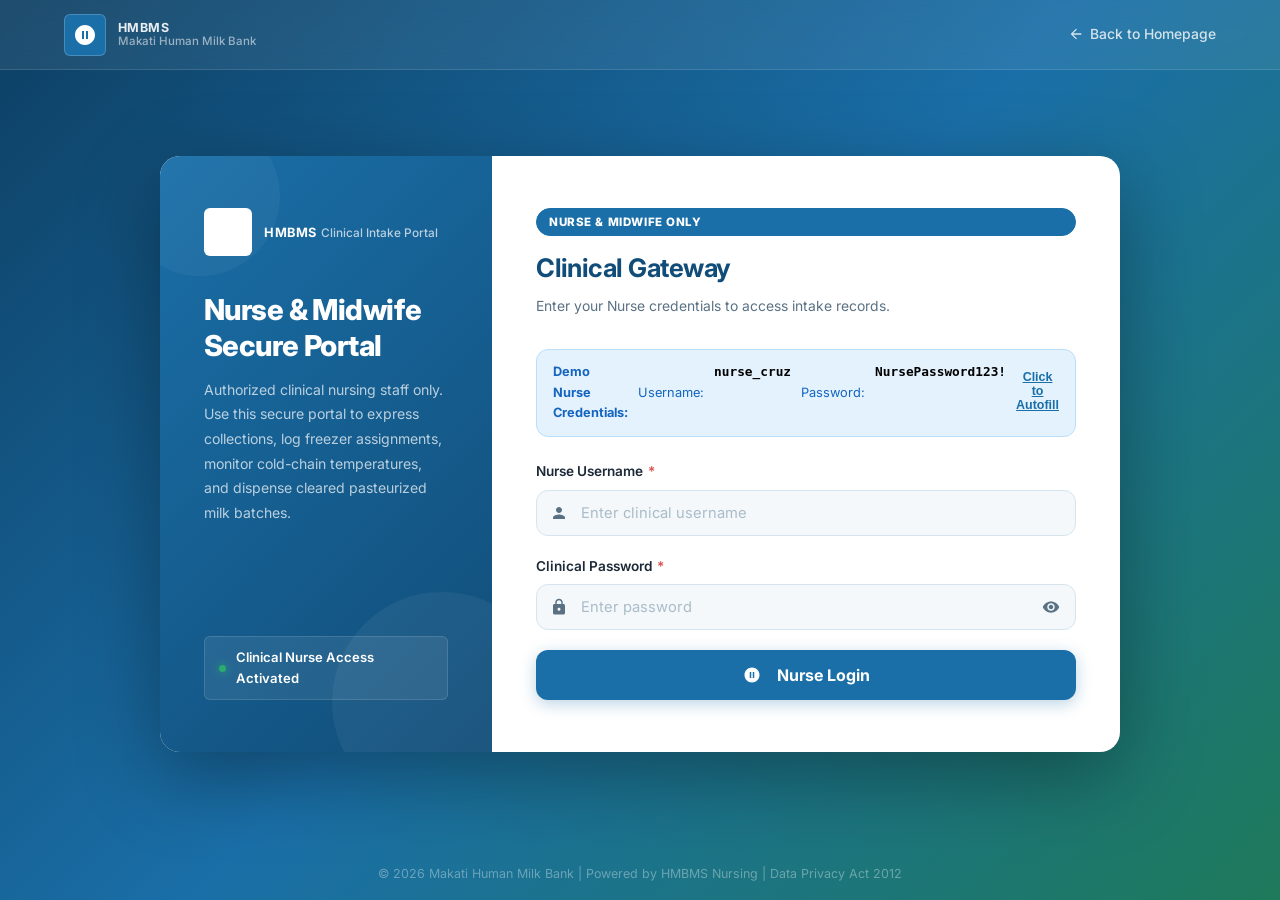
<file: hmbms/frontend/login-nurse.html>
<!DOCTYPE html>
<html lang="en">
<head>
  <meta charset="UTF-8" />
  <meta name="viewport" content="width=device-width, initial-scale=1.0" />
  <meta name="description" content="Secure Nurse & Midwife login portal for the Human Milk Bank Management System (HMBMS)." />
  <meta name="robots" content="noindex, nofollow" />

  <title>Nurse Secure Login — HMBMS</title>

  <link rel="stylesheet" href="assets/css/style.css" />
  <link rel="icon" type="image/svg+xml" href="data:image/svg+xml,<svg xmlns='http://www.w3.org/2000/svg' viewBox='0 0 100 100'><text y='.9em' font-size='90'>🏥</text></svg>" />
  
  <style>
    /* Premium Nurse Color Override */
    :root {
      --clr-primary: #1a6fa8;
      --clr-primary-dark: #114d78;
      --clr-accent: #2aab6f;
      --clr-accent-light: #e6f7f0;
    }
    .nurse-badge {
      background: var(--clr-primary) !important;
      color: #fff !important;
      font-weight: 800;
      letter-spacing: 0.05em;
    }
  </style>
</head>
<body class="login-page">

  <!-- ─── LOGIN NAVBAR ──────────────────────────────────────────── -->
  <nav class="login-navbar" aria-label="Login page navigation">
    <div class="nav-inner">
      <a href="index.html" class="nav-brand login-nav-brand" aria-label="Return to HMBMS homepage">
        <div class="nav-logo-icon" aria-hidden="true" style="background: var(--clr-primary);">
          <svg viewBox="0 0 24 24" xmlns="http://www.w3.org/2000/svg">
            <path d="M12 2C6.48 2 2 6.48 2 12s4.48 10 10 10 10-4.48 10-10S17.52 2 12 2zm-1 14H9V8h2v8zm4 0h-2V8h2v8z"/>
          </svg>
        </div>
        <div class="nav-brand-text">
          <span class="nav-system-name">HMBMS</span>
          <span class="nav-org-name">Makati Human Milk Bank</span>
        </div>
      </a>

      <a href="index.html" class="login-back-home" id="back-to-home-btn" aria-label="Go back to the HMBMS homepage">
        <svg viewBox="0 0 24 24" aria-hidden="true"><path d="M20 11H7.83l5.59-5.59L12 4l-8 8 8 8 1.41-1.41L7.83 13H20v-2z"/></svg>
        Back to Homepage
      </a>
    </div>
  </nav>

  <!-- ─── LOGIN MAIN CONTENT ────────────────────────────────────── -->
  <main class="login-page-wrap" id="main-content">
    <div class="login-container" role="main">

      <!-- LEFT PANEL: Nurse Brand info -->
      <div class="login-panel-left" aria-hidden="true" style="background: linear-gradient(135deg, #1a6fa8 0%, #114d78 100%);">
        <div class="login-left-top">
          <div class="login-left-logo">
            <div class="login-left-logo-icon" style="background: #ffffff;">
              <svg viewBox="0 0 24 24" xmlns="http://www.w3.org/2000/svg" fill="var(--clr-primary)">
                <path d="M12 21.35l-1.45-1.32C5.4 15.36 2 12.28 2 8.5 2 5.42 4.42 3 7.5 3c1.74 0 3.41.81 4.5 2.09C13.09 3.81 14.76 3 16.5 3 19.58 3 22 5.42 22 8.5c0 3.78-3.4 6.86-8.55 11.54L12 21.35z"/>
              </svg>
            </div>
            <div class="login-left-logo-text">
              <span class="nav-system-name" style="color: #ffffff;">HMBMS</span>
              <span class="nav-org-name" style="color: rgba(255,255,255,0.70);">Clinical Intake Portal</span>
            </div>
          </div>

          <h2 class="login-left-headline">Nurse &amp; Midwife<br/>Secure Portal</h2>
          <p class="login-left-desc">
            Authorized clinical nursing staff only. Use this secure portal to express collections, log freezer assignments, monitor cold-chain temperatures, and dispense cleared pasteurized milk batches.
          </p>
        </div>

        <div class="login-left-bottom">
          <div class="login-role-list">
            <div class="login-role-item" style="color: #fff; font-weight: 600;">
              <span class="role-dot nurse" style="background: #2aab6f; box-shadow: 0 0 10px #2aab6f;"></span>
              Clinical Nurse Access Activated
            </div>
          </div>
        </div>
      </div>

      <!-- RIGHT PANEL: Login Form -->
      <div class="login-panel-right">
        <div style="display: inline-block; padding: 4px 12px; background: var(--clr-accent-light); border: 1px solid var(--clr-primary); color: var(--clr-primary); border-radius: var(--radius-pill); font-size: 0.72rem; font-weight: 800; text-transform: uppercase; margin-bottom: 12px;" class="nurse-badge">
          Nurse &amp; Midwife Only
        </div>
        <h1 class="login-form-title">Clinical Gateway</h1>
        <p class="login-form-subtitle">Enter your Nurse credentials to access intake records.</p>

        <!-- Demo account helper -->
        <div class="login-note" role="note" style="background: #e3f2fd; border: 1px solid #bbdefb; border-radius: var(--radius-md); padding: 12px 16px; margin-bottom: 24px; font-size: 0.8rem; color: #1565c0;">
          <strong>Demo Nurse Credentials:</strong><br/>
          Username: <code style="font-weight:700; color:#000;">nurse_cruz</code><br/>
          Password: <code style="font-weight:700; color:#000;">NursePassword123!</code>
          <button type="button" id="btn-autofill-nurse" style="display:block; margin-top: 8px; font-size: 0.78rem; font-weight: 700; cursor: pointer; color: var(--clr-primary); border: none; background: none; padding: 0; text-decoration: underline;">
            Click to Autofill
          </button>
        </div>

        <!-- LOGIN FORM -->
        <form id="login-form" action="#" method="post" novalidate aria-label="HMBMS Nurse login form">

          <!-- Username -->
          <div class="form-group">
            <label class="form-label" for="username-input">
              Nurse Username
              <span class="required-star" aria-hidden="true">*</span>
            </label>
            <div class="input-wrap">
              <input
                class="form-input"
                type="text"
                id="username-input"
                name="username"
                placeholder="Enter clinical username"
                required
                autocomplete="username"
                autocapitalize="none"
                spellcheck="false"
                aria-required="true"
              />
              <svg class="input-icon" viewBox="0 0 24 24" aria-hidden="true">
                <path d="M12 12c2.21 0 4-1.79 4-4s-1.79-4-4-4-4 1.79-4 4 1.79 4 4 4zm0 2c-2.67 0-8 1.34-8 4v2h16v-2c0-2.66-5.33-4-8-4z"/>
              </svg>
            </div>
          </div>

          <!-- Password -->
          <div class="form-group">
            <label class="form-label" for="password-input">
              Clinical Password
              <span class="required-star" aria-hidden="true">*</span>
            </label>
            <div class="input-wrap">
              <input
                class="form-input has-toggle"
                type="password"
                id="password-input"
                name="password"
                placeholder="Enter password"
                required
                autocomplete="current-password"
                aria-required="true"
              />
              <svg class="input-icon" viewBox="0 0 24 24" aria-hidden="true">
                <path d="M18 8h-1V6c0-2.76-2.24-5-5-5S7 3.24 7 6v2H6c-1.1 0-2 .9-2 2v10c0 1.1.9 2 2 2h12c1.1 0 2-.9 2-2V10c0-1.1-.9-2-2-2zm-6 9c-1.1 0-2-.9-2-2s.9-2 2-2 2 .9 2 2-.9 2-2 2zm3.1-9H8.9V6c0-1.71 1.39-3.1 3.1-3.1 1.71 0 3.1 1.39 3.1 3.1v2z"/>
              </svg>
              <!-- Toggle password visibility -->
              <button
                type="button"
                class="password-toggle"
                id="password-toggle-btn"
                aria-label="Toggle password visibility"
                aria-pressed="false"
              >
                <svg id="icon-eye" viewBox="0 0 24 24" aria-hidden="true">
                  <path d="M12 4.5C7 4.5 2.73 7.61 1 12c1.73 4.39 6 7.5 11 7.5s9.27-3.11 11-7.5c-1.73-4.39-6-7.5-11-7.5zm0 12.5c-2.76 0-5-2.24-5-5s2.24-5 5-5 5 2.24 5 5-2.24 5-5 5zm0-8c-1.66 0-3 1.34-3 3s1.34 3 3 3 3-1.34 3-3-1.34-3-3-3z"/>
                </svg>
                <svg id="icon-eye-off" viewBox="0 0 24 24" style="display:none;" aria-hidden="true">
                  <path d="M12 7c2.76 0 5 2.24 5 5 0 .65-.13 1.26-.36 1.83l2.92 2.92c1.51-1.26 2.7-2.89 3.43-4.75-1.73-4.39-6-7.5-11-7.5-1.4 0-2.74.25-3.98.7l2.16 2.16C10.74 7.13 11.35 7 12 7zM2 4.27l2.28 2.28.46.46C3.08 8.3 1.78 10.02 1 12c1.73 4.39 6 7.5 11 7.5 1.55 0 3.03-.3 4.38-.84l.42.42L19.73 22 21 20.73 3.27 3 2 4.27zM7.53 9.8l1.55 1.55c-.05.21-.08.43-.08.65 0 1.66 1.34 3 3 3 .22 0 .44-.03.65-.08l1.55 1.55c-.67.33-1.41.53-2.2.53-2.76 0-5-2.24-5-5 0-.79.2-1.53.53-2.2zm4.31-.78l3.15 3.15.02-.16c0-1.66-1.34-3-3-3l-.17.01z"/>
                </svg>
              </button>
            </div>
          </div>

          <!-- Submit Button -->
          <button
            type="submit"
            class="btn-login"
            id="login-submit-btn"
            aria-label="Sign in to HMBMS"
            style="background: var(--clr-primary); border-color: var(--clr-primary);"
          >
            <svg viewBox="0 0 24 24" aria-hidden="true" fill="#fff" style="width:18px; height:18px; margin-right:8px;">
              <path d="M12 2C6.48 2 2 6.48 2 12s4.48 10 10 10 10-4.48 10-10S17.52 2 12 2zm-1 14H9V8h2v8zm4 0h-2V8h2v8z"/>
            </svg>
            <span style="color:#fff; font-weight:700;">Nurse Login</span>
          </button>

        </form>
      </div>
    </div>
  </main>

  <!-- ─── LOGIN FOOTER ───────────────────────────────────────────── -->
  <footer class="login-footer" role="contentinfo">
    <p>
      © 2026 Makati Human Milk Bank | Powered by HMBMS Nursing | Data Privacy Act 2012
    </p>
  </footer>

  <!-- ─── JAVASCRIPT ─────────────────────────────────────────────── -->
  <script>
    // Password toggle visibility
    const passwordInput = document.getElementById('password-input');
    const toggleBtn     = document.getElementById('password-toggle-btn');
    const iconEye       = document.getElementById('icon-eye');
    const iconEyeOff    = document.getElementById('icon-eye-off');

    toggleBtn.addEventListener('click', () => {
      const isHidden = passwordInput.type === 'password';
      passwordInput.type = isHidden ? 'text' : 'password';
      iconEye.style.display    = isHidden ? 'none'  : '';
      iconEyeOff.style.display = isHidden ? ''      : 'none';
      toggleBtn.setAttribute('aria-pressed', isHidden ? 'true' : 'false');
    });

    // Autofill trigger
    document.getElementById('btn-autofill-nurse').addEventListener('click', () => {
      document.getElementById('username-input').value = 'nurse_cruz';
      document.getElementById('password-input').value = 'NursePassword123!';
      document.getElementById('username-input').style.borderColor = '';
      document.getElementById('password-input').style.borderColor = '';
    });

    // Nurse Authentication Validation
    const loginForm = document.getElementById('login-form');
    loginForm.addEventListener('submit', (e) => {
      e.preventDefault();

      const username = document.getElementById('username-input').value.trim();
      const password = document.getElementById('password-input').value;

      if (username !== 'nurse_cruz') {
        document.getElementById('username-input').focus();
        document.getElementById('username-input').style.borderColor = 'var(--clr-error)';
        alert('❌ Unauthorized Nurse Username.\nUse "nurse_cruz".');
        return;
      }
      if (password !== 'NursePassword123!') {
        document.getElementById('password-input').focus();
        document.getElementById('password-input').style.borderColor = 'var(--clr-error)';
        alert('❌ Unauthorized Nurse Password.\nUse "NursePassword123!".');
        return;
      }

      const btn = document.getElementById('login-submit-btn');
      btn.textContent = 'Authenticating…';
      btn.disabled = true;

      setTimeout(() => {
        window.location.href = 'dashboard.html?role=nurse';
      }, 600);
    });
  </script>
</body>
</html>
</file>
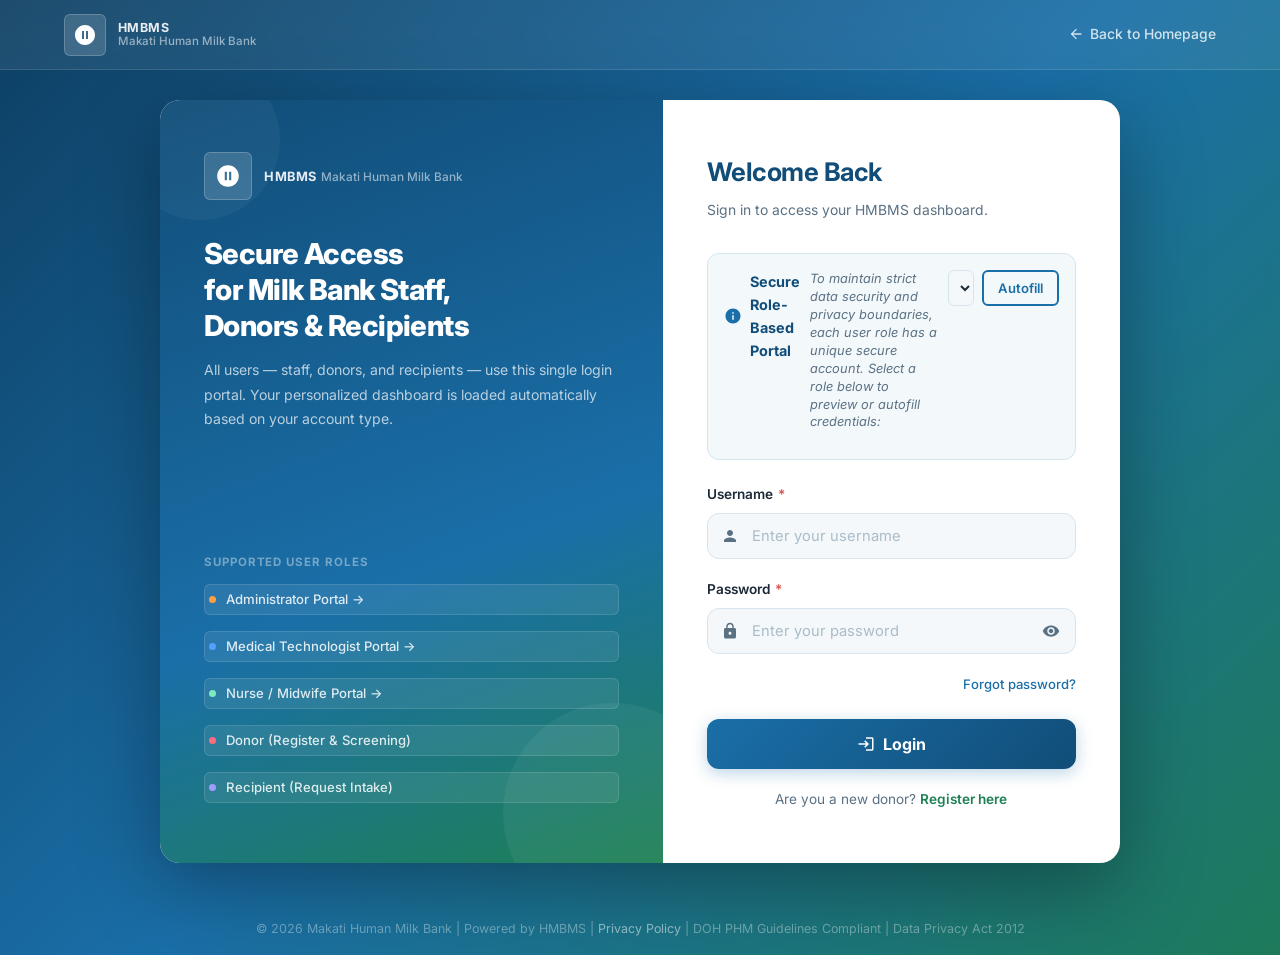
<file: hmbms/frontend/login.html>
<!DOCTYPE html>
<html lang="en">
<head>
  <meta charset="UTF-8" />
  <meta name="viewport" content="width=device-width, initial-scale=1.0" />
  <meta name="description" content="Login to the Human Milk Bank Management System — HMBMS. Staff, donors, and recipients use this portal. Your dashboard is shown based on your account type." />
  <meta name="robots" content="noindex, nofollow" />

  <title>Login — Human Milk Bank Management System (HMBMS)</title>

  <link rel="stylesheet" href="assets/css/style.css" />
  <link rel="icon" type="image/svg+xml" href="data:image/svg+xml,<svg xmlns='http://www.w3.org/2000/svg' viewBox='0 0 100 100'><text y='.9em' font-size='90'>🍼</text></svg>" />
</head>
<body class="login-page">

  <!-- ─── LOGIN NAVBAR ──────────────────────────────────────────── -->
  <nav class="login-navbar" aria-label="Login page navigation">
    <div class="nav-inner">
      <a href="index.html" class="nav-brand login-nav-brand" aria-label="Return to HMBMS homepage">
        <div class="nav-logo-icon" aria-hidden="true">
          <svg viewBox="0 0 24 24" xmlns="http://www.w3.org/2000/svg">
            <path d="M12 2C6.48 2 2 6.48 2 12s4.48 10 10 10 10-4.48 10-10S17.52 2 12 2zm-1 14H9V8h2v8zm4 0h-2V8h2v8z"/>
          </svg>
        </div>
        <div class="nav-brand-text">
          <span class="nav-system-name">HMBMS</span>
          <span class="nav-org-name">Makati Human Milk Bank</span>
        </div>
      </a>

      <a href="index.html" class="login-back-home" id="back-to-home-btn" aria-label="Go back to the HMBMS homepage">
        <svg viewBox="0 0 24 24" aria-hidden="true"><path d="M20 11H7.83l5.59-5.59L12 4l-8 8 8 8 1.41-1.41L7.83 13H20v-2z"/></svg>
        Back to Homepage
      </a>
    </div>
  </nav>

  <!-- ─── LOGIN MAIN CONTENT ────────────────────────────────────── -->
  <main class="login-page-wrap" id="main-content">
    <div class="login-container" role="main">

      <!-- LEFT PANEL: Brand + Role info -->
      <div class="login-panel-left" aria-hidden="true">
        <div class="login-left-top">
          <!-- Logo -->
          <div class="login-left-logo">
            <div class="login-left-logo-icon">
              <svg viewBox="0 0 24 24" xmlns="http://www.w3.org/2000/svg">
                <path d="M12 2C6.48 2 2 6.48 2 12s4.48 10 10 10 10-4.48 10-10S17.52 2 12 2zm-1 14H9V8h2v8zm4 0h-2V8h2v8z"/>
              </svg>
            </div>
            <div class="login-left-logo-text">
              <span class="nav-system-name">HMBMS</span>
              <span class="nav-org-name">Makati Human Milk Bank</span>
            </div>
          </div>

          <h2 class="login-left-headline">Secure Access<br/>for Milk Bank Staff,<br/>Donors &amp; Recipients</h2>
          <p class="login-left-desc">
            All users — staff, donors, and recipients — use this single login portal. Your personalized dashboard is loaded automatically based on your account type.
          </p>
        </div>

        <!-- Role list -->
        <div class="login-left-bottom">
          <p style="font-size:0.72rem; font-weight:700; color:rgba(255,255,255,0.40); letter-spacing:0.08em; text-transform:uppercase; margin-bottom:12px;">
            Supported User Roles
          </p>
          <div class="login-role-list">
            <a href="login-admin.html" class="login-role-item" style="display: flex; align-items: center; color: rgba(255,255,255,0.85); text-decoration: none; margin-bottom: 8px; padding: 4px; border-radius: var(--radius-sm); transition: background var(--transition);" onmouseover="this.style.background='rgba(255,255,255,0.08)'" onmouseout="this.style.background=''">
              <span class="role-dot admin"></span>
              Administrator Portal &rarr;
            </a>
            <a href="login-medtech.html" class="login-role-item" style="display: flex; align-items: center; color: rgba(255,255,255,0.85); text-decoration: none; margin-bottom: 8px; padding: 4px; border-radius: var(--radius-sm); transition: background var(--transition);" onmouseover="this.style.background='rgba(255,255,255,0.08)'" onmouseout="this.style.background=''">
              <span class="role-dot medtech"></span>
              Medical Technologist Portal &rarr;
            </a>
            <a href="login-nurse.html" class="login-role-item" style="display: flex; align-items: center; color: rgba(255,255,255,0.85); text-decoration: none; margin-bottom: 8px; padding: 4px; border-radius: var(--radius-sm); transition: background var(--transition);" onmouseover="this.style.background='rgba(255,255,255,0.08)'" onmouseout="this.style.background=''">
              <span class="role-dot nurse"></span>
              Nurse / Midwife Portal &rarr;
            </a>
            <div class="login-role-item" style="cursor: default; margin-bottom: 8px; padding: 4px;">
              <span class="role-dot donor"></span>
              Donor (Register &amp; Screening)
            </div>
            <div class="login-role-item" style="cursor: default; margin-bottom: 8px; padding: 4px;">
              <span class="role-dot recipient"></span>
              Recipient (Request Intake)
            </div>
          </div>
        </div>
      </div>

      <!-- RIGHT PANEL: Login Form -->
      <div class="login-panel-right">
        <h1 class="login-form-title">Welcome Back</h1>
        <p class="login-form-subtitle">Sign in to access your HMBMS dashboard.</p>

        <!-- Role info note with quick autofill for testing -->
        <div class="login-note" role="note" aria-label="Login information" style="background: rgba(26, 111, 168, 0.05); border: 1px solid var(--clr-border); border-radius: var(--radius-md); padding: 16px; margin-bottom: 24px;">
          <div style="display: flex; align-items: center; gap: 8px; margin-bottom: 8px; font-weight: 700; color: var(--clr-primary-dark); font-size: 0.9rem;">
            <svg class="login-note-icon" viewBox="0 0 24 24" aria-hidden="true" style="width: 18px; height: 18px; fill: var(--clr-primary); margin: 0;">
              <path d="M12 2C6.48 2 2 6.48 2 12s4.48 10 10 10 10-4.48 10-10S17.52 2 12 2zm1 15h-2v-6h2v6zm0-8h-2V7h2v2z"/>
            </svg>
            <span>Secure Role-Based Portal</span>
          </div>
          <p style="font-size: 0.8rem; line-height: 1.4; margin-bottom: 12px; color: var(--clr-text-muted);">
            To maintain strict data security and privacy boundaries, each user role has a unique secure account. Select a role below to preview or autofill credentials:
          </p>
          <div style="display: flex; gap: 8px;">
            <select id="demo-role-select" class="form-control" style="font-size: 0.82rem; padding: 6px 12px; height: 36px; flex: 1; border-radius: var(--radius-sm); border: 1px solid var(--clr-border);">
              <option value="">-- Choose Account --</option>
              <option value="admin">Administrator (admin)</option>
              <option value="medtech">Lab MedTech (medtech_santos)</option>
              <option value="nurse">Nurse/Midwife (nurse_cruz)</option>
              <option value="donor">Donor (donor_maria)</option>
              <option value="recipient">Recipient (recipient_ana)</option>
            </select>
            <button type="button" id="btn-quick-fill" class="btn btn-outline-dark" style="font-size: 0.82rem; padding: 0 14px; height: 36px; border-radius: var(--radius-sm); font-weight: 600; cursor: pointer; border-color: var(--clr-primary); color: var(--clr-primary);">
              Autofill
            </button>
          </div>
          <div id="credentials-preview" style="margin-top: 12px; padding-top: 8px; border-top: 1px dashed var(--clr-border); font-size: 0.78rem; font-family: monospace; color: var(--clr-text-muted); display: none;">
            <div>Username: <strong id="preview-user" style="color: var(--clr-text);"></strong></div>
            <div>Password: <strong id="preview-pass" style="color: var(--clr-text);"></strong></div>
          </div>
        </div>

        <!-- LOGIN FORM -->
        <form id="login-form" action="#" method="post" novalidate aria-label="HMBMS login form">

          <!-- Username -->
          <div class="form-group">
            <label class="form-label" for="username-input">
              Username
              <span class="required-star" aria-hidden="true">*</span>
            </label>
            <div class="input-wrap">
              <input
                class="form-input"
                type="text"
                id="username-input"
                name="username"
                placeholder="Enter your username"
                required
                autocomplete="username"
                autocapitalize="none"
                spellcheck="false"
                aria-required="true"
                aria-describedby="username-hint"
              />
              <svg class="input-icon" viewBox="0 0 24 24" aria-hidden="true">
                <path d="M12 12c2.21 0 4-1.79 4-4s-1.79-4-4-4-4 1.79-4 4 1.79 4 4 4zm0 2c-2.67 0-8 1.34-8 4v2h16v-2c0-2.66-5.33-4-8-4z"/>
              </svg>
            </div>
            <span id="username-hint" class="sr-only">Enter your HMBMS account username.</span>
          </div>

          <!-- Password -->
          <div class="form-group">
            <label class="form-label" for="password-input">
              Password
              <span class="required-star" aria-hidden="true">*</span>
            </label>
            <div class="input-wrap">
              <input
                class="form-input has-toggle"
                type="password"
                id="password-input"
                name="password"
                placeholder="Enter your password"
                required
                autocomplete="current-password"
                aria-required="true"
                aria-describedby="password-hint"
              />
              <svg class="input-icon" viewBox="0 0 24 24" aria-hidden="true">
                <path d="M18 8h-1V6c0-2.76-2.24-5-5-5S7 3.24 7 6v2H6c-1.1 0-2 .9-2 2v10c0 1.1.9 2 2 2h12c1.1 0 2-.9 2-2V10c0-1.1-.9-2-2-2zm-6 9c-1.1 0-2-.9-2-2s.9-2 2-2 2 .9 2 2-.9 2-2 2zm3.1-9H8.9V6c0-1.71 1.39-3.1 3.1-3.1 1.71 0 3.1 1.39 3.1 3.1v2z"/>
              </svg>
              <!-- Toggle password visibility -->
              <button
                type="button"
                class="password-toggle"
                id="password-toggle-btn"
                aria-label="Toggle password visibility"
                aria-pressed="false"
              >
                <!-- Eye icon (visible) -->
                <svg id="icon-eye" viewBox="0 0 24 24" aria-hidden="true">
                  <path d="M12 4.5C7 4.5 2.73 7.61 1 12c1.73 4.39 6 7.5 11 7.5s9.27-3.11 11-7.5c-1.73-4.39-6-7.5-11-7.5zm0 12.5c-2.76 0-5-2.24-5-5s2.24-5 5-5 5 2.24 5 5-2.24 5-5 5zm0-8c-1.66 0-3 1.34-3 3s1.34 3 3 3 3-1.34 3-3-1.34-3-3-3z"/>
                </svg>
                <!-- Eye-off icon (hidden) -->
                <svg id="icon-eye-off" viewBox="0 0 24 24" style="display:none;" aria-hidden="true">
                  <path d="M12 7c2.76 0 5 2.24 5 5 0 .65-.13 1.26-.36 1.83l2.92 2.92c1.51-1.26 2.7-2.89 3.43-4.75-1.73-4.39-6-7.5-11-7.5-1.4 0-2.74.25-3.98.7l2.16 2.16C10.74 7.13 11.35 7 12 7zM2 4.27l2.28 2.28.46.46C3.08 8.3 1.78 10.02 1 12c1.73 4.39 6 7.5 11 7.5 1.55 0 3.03-.3 4.38-.84l.42.42L19.73 22 21 20.73 3.27 3 2 4.27zM7.53 9.8l1.55 1.55c-.05.21-.08.43-.08.65 0 1.66 1.34 3 3 3 .22 0 .44-.03.65-.08l1.55 1.55c-.67.33-1.41.53-2.2.53-2.76 0-5-2.24-5-5 0-.79.2-1.53.53-2.2zm4.31-.78l3.15 3.15.02-.16c0-1.66-1.34-3-3-3l-.17.01z"/>
                </svg>
              </button>
            </div>
            <span id="password-hint" class="sr-only">Enter your HMBMS account password. Characters are hidden.</span>
          </div>

          <!-- Forgot password -->
          <div class="form-row-extras">
            <a href="#" class="forgot-link" id="forgot-password-link" aria-label="Forgot your password? Reset it here.">
              Forgot password?
            </a>
          </div>

          <!-- Submit Button -->
          <button
            type="submit"
            class="btn-login"
            id="login-submit-btn"
            aria-label="Sign in to HMBMS"
          >
            <svg viewBox="0 0 24 24" aria-hidden="true">
              <path d="M11 7L9.6 8.4l2.6 2.6H2v2h10.2l-2.6 2.6L11 17l5-5-5-5zm9 12h-8v2h8c1.1 0 2-.9 2-2V5c0-1.1-.9-2-2-2h-8v2h8v14z"/>
            </svg>
            Login
          </button>

        </form>

        <!-- Register link -->
        <p class="login-register-link">
          Are you a new donor?
          <a href="#" id="register-donor-link" aria-label="Register as a new donor">Register here</a>
        </p>
      </div>
    </div>
  </main>

  <!-- ─── LOGIN FOOTER ───────────────────────────────────────────── -->
  <footer class="login-footer" role="contentinfo">
    <p>
      © 2026 Makati Human Milk Bank | Powered by HMBMS |
      <a href="#" id="login-privacy-policy">Privacy Policy</a> |
      DOH PHM Guidelines Compliant | Data Privacy Act 2012
    </p>
  </footer>

  <!-- ─── JAVASCRIPT ─────────────────────────────────────────────── -->
  <script>
    // ── Password toggle visibility
    const passwordInput = document.getElementById('password-input');
    const toggleBtn     = document.getElementById('password-toggle-btn');
    const iconEye       = document.getElementById('icon-eye');
    const iconEyeOff    = document.getElementById('icon-eye-off');

    toggleBtn.addEventListener('click', () => {
      const isHidden = passwordInput.type === 'password';
      passwordInput.type = isHidden ? 'text' : 'password';
      iconEye.style.display    = isHidden ? 'none'  : '';
      iconEyeOff.style.display = isHidden ? ''      : 'none';
      toggleBtn.setAttribute('aria-pressed', isHidden ? 'true' : 'false');
      toggleBtn.setAttribute('aria-label', isHidden ? 'Hide password' : 'Show password');
    });

    // ── Demo Accounts Mapping
    const demoAccounts = {
      admin: { user: 'admin', pass: 'admin', role: 'admin' },
      medtech: { user: 'medtech_santos', pass: 'MedtechPassword123!', role: 'medtech' },
      nurse: { user: 'nurse_cruz', pass: 'NursePassword123!', role: 'nurse' },
      donor: { user: 'donor_maria', pass: 'DonorPassword123!', role: 'donor' },
      recipient: { user: 'recipient_ana', pass: 'RecipientPassword123!', role: 'recipient' }
    };

    // ── Select role interactive preview and autofill logic
    const roleSelect = document.getElementById('demo-role-select');
    const quickFillBtn = document.getElementById('btn-quick-fill');
    const previewDiv = document.getElementById('credentials-preview');
    const previewUser = document.getElementById('preview-user');
    const previewPass = document.getElementById('preview-pass');

    roleSelect.addEventListener('change', () => {
      const selected = roleSelect.value;
      if (selected && demoAccounts[selected]) {
        previewUser.textContent = demoAccounts[selected].user;
        previewPass.textContent = demoAccounts[selected].pass;
        previewDiv.style.display = 'block';
      } else {
        previewDiv.style.display = 'none';
      }
    });

    quickFillBtn.addEventListener('click', () => {
      const selected = roleSelect.value;
      if (selected && demoAccounts[selected]) {
        document.getElementById('username-input').value = demoAccounts[selected].user;
        document.getElementById('password-input').value = demoAccounts[selected].pass;
        // Reset any borders
        document.getElementById('username-input').style.borderColor = '';
        document.getElementById('password-input').style.borderColor = '';
      } else {
        alert('Please choose a role account from the dropdown first!');
      }
    });

    // ── Mock login routing (Stage 1 demo functionality)
    const loginForm = document.getElementById('login-form');
    loginForm.addEventListener('submit', (e) => {
      e.preventDefault();

      const username = document.getElementById('username-input').value.trim();
      const password = document.getElementById('password-input').value;

      if (!username) {
        document.getElementById('username-input').focus();
        document.getElementById('username-input').style.borderColor = 'var(--clr-error)';
        return;
      }
      if (!password) {
        document.getElementById('password-input').focus();
        document.getElementById('password-input').style.borderColor = 'var(--clr-error)';
        return;
      }

      const btn = document.getElementById('login-submit-btn');
      const originalText = btn.innerHTML;
      btn.textContent = 'Signing in…';
      btn.disabled = true;

      setTimeout(() => {
        btn.innerHTML = originalText;
        btn.disabled = false;

        // Verify if credentials match any of the secure accounts
        let authenticatedRole = null;

        for (const roleKey in demoAccounts) {
          const acc = demoAccounts[roleKey];
          if (acc.user === username && acc.pass === password) {
            authenticatedRole = acc.role;
            break;
          }
        }

        // Backwards compatibility for easy shortcut logins (e.g. nurse/nurse, admin/admin)
        if (!authenticatedRole && username.toLowerCase() === password) {
          const val = username.toLowerCase();
          if (['admin', 'medtech', 'nurse', 'donor', 'recipient'].includes(val)) {
            authenticatedRole = val;
          }
        }

        if (authenticatedRole) {
          if (authenticatedRole === 'admin') {
            window.location.href = 'dashboard.html?role=admin';
          } else if (authenticatedRole === 'medtech') {
            window.location.href = 'dashboard.html?role=medtech';
          } else if (authenticatedRole === 'nurse') {
            window.location.href = 'dashboard.html?role=nurse';
          } else if (authenticatedRole === 'donor') {
            window.location.href = 'donor-screening.html';
          } else if (authenticatedRole === 'recipient') {
            window.location.href = 'recipient-request.html';
          }
        } else {
          alert('❌ Invalid Credentials!\n\nPlease use the "Secure Role-Based Portal" helper at the top to select an account and autofill, or use matching shortcuts (e.g. nurse/nurse).');
        }
      }, 500);
    });

    // Reset error border on input
    ['username-input', 'password-input'].forEach(id => {
      document.getElementById(id).addEventListener('input', (e) => {
        e.target.style.borderColor = '';
      });
    });
  </script>

  <!-- Screen-reader-only utility -->
  <style>
    .sr-only {
      position: absolute;
      width: 1px;
      height: 1px;
      padding: 0;
      overflow: hidden;
      clip: rect(0,0,0,0);
      white-space: nowrap;
      border: 0;
    }
  </style>
</body>
</html>
</file>
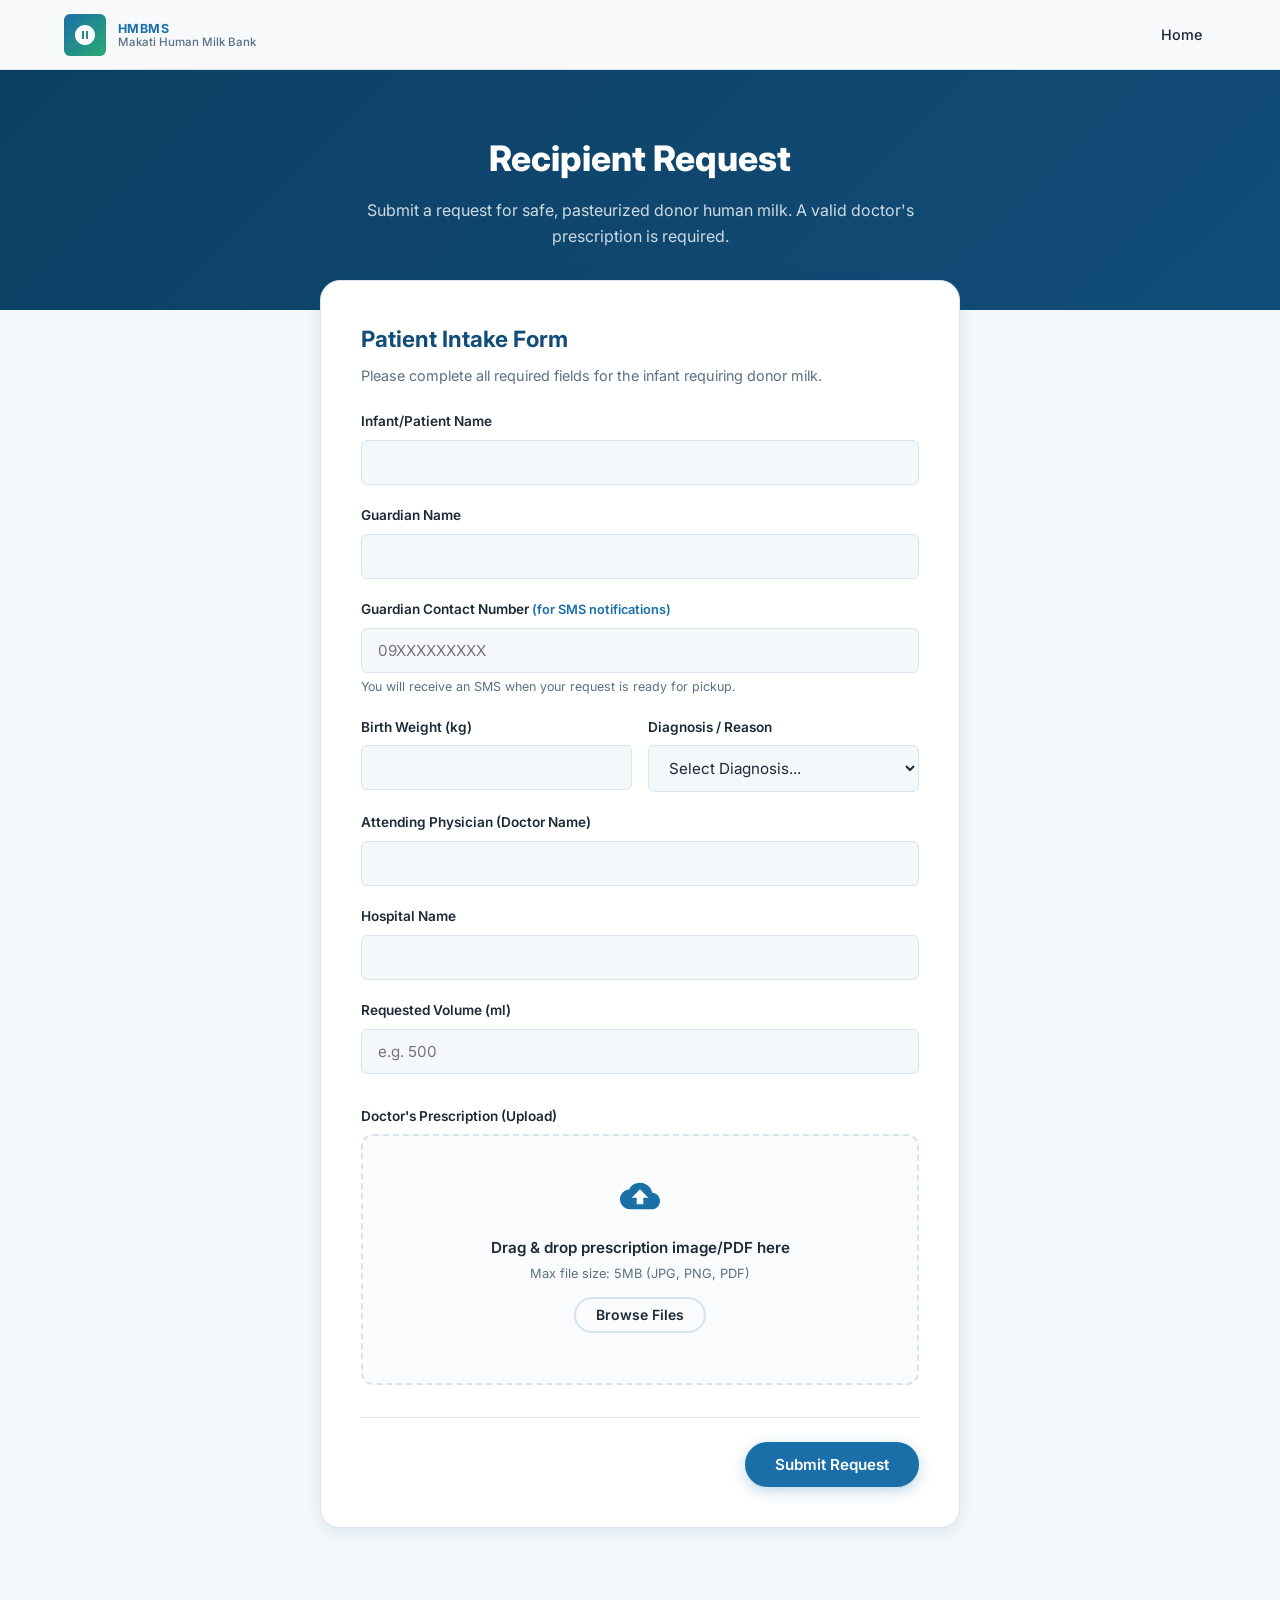
<file: hmbms/frontend/recipient-request.html>
<!DOCTYPE html>
<html lang="en">
<head>
  <meta charset="UTF-8" />
  <meta name="viewport" content="width=device-width, initial-scale=1.0" />
  <title>Request Milk — HMBMS</title>
  <link rel="stylesheet" href="assets/css/style.css" />
  <link rel="icon" type="image/svg+xml" href="data:image/svg+xml,<svg xmlns='http://www.w3.org/2000/svg' viewBox='0 0 100 100'><text y='.9em' font-size='90'>🍼</text></svg>" />
</head>
<body>

  <!-- ─── NAVBAR (Simplified) ─────────────────────────────────── -->
  <nav class="navbar" id="main-navbar">
    <div class="container nav-inner">
      <a href="index.html" class="nav-brand">
        <div class="nav-logo-icon">
          <svg viewBox="0 0 24 24" xmlns="http://www.w3.org/2000/svg" fill="#fff"><path d="M12 2C6.48 2 2 6.48 2 12s4.48 10 10 10 10-4.48 10-10S17.52 2 12 2zm-1 14H9V8h2v8zm4 0h-2V8h2v8z"/></svg>
        </div>
        <div class="nav-brand-text">
          <span class="nav-system-name">HMBMS</span>
          <span class="nav-org-name">Makati Human Milk Bank</span>
        </div>
      </a>
      <ul class="nav-links">
        <li><a href="index.html">Home</a></li>
      </ul>
    </div>
  </nav>

  <!-- ─── PAGE HEADER ─────────────────────────────────────────── -->
  <header class="page-header" style="background: linear-gradient(135deg, var(--clr-hero-bg) 0%, #114d78 100%);">
    <div class="container">
      <h1>Recipient Request</h1>
      <p>Submit a request for safe, pasteurized donor human milk. A valid doctor's prescription is required.</p>
    </div>
  </header>

  <!-- ─── INTAKE FORM ─────────────────────────────────────────── -->
  <main class="container page-content">
    <div class="form-card">
      <h2 class="form-section-title">Patient Intake Form</h2>
      <p class="form-section-desc">Please complete all required fields for the infant requiring donor milk.</p>
      
      <form id="recipient-form">
        <!-- Patient Info -->
        <div class="form-group">
          <label class="form-label">Infant/Patient Name</label>
          <input type="text" class="form-control" required />
        </div>
        <div class="form-group">
          <label class="form-label">Guardian Name</label>
          <input type="text" class="form-control" id="guardian-name" required />
        </div>
        <div class="form-group">
          <label class="form-label">Guardian Contact Number <span style="color: var(--clr-primary); font-size: 0.8rem;">(for SMS notifications)</span></label>
          <input type="tel" class="form-control" id="guardian-contact" placeholder="09XXXXXXXXX" maxlength="11" pattern="09[0-9]{9}" required />
          <small style="color: var(--clr-text-muted); font-size: 0.78rem; margin-top: 4px; display: block;">You will receive an SMS when your request is ready for pickup.</small>
        </div>

        <div style="display: grid; grid-template-columns: 1fr 1fr; gap: 16px;">
          <div class="form-group">
            <label class="form-label">Birth Weight (kg)</label>
            <input type="number" step="0.01" min="0" class="form-control" id="birth-weight" required />
          </div>
          <div class="form-group">
            <label class="form-label">Diagnosis / Reason</label>
            <select class="form-control" required>
              <option value="">Select Diagnosis...</option>
              <option value="prematurity">Prematurity</option>
              <option value="nicu">NICU Confinement</option>
              <option value="maternal">Maternal Complication</option>
              <option value="other">Other</option>
            </select>
          </div>
        </div>

        <!-- Medical Info -->
        <div class="form-group">
          <label class="form-label">Attending Physician (Doctor Name)</label>
          <input type="text" class="form-control" required />
        </div>
        <div class="form-group">
          <label class="form-label">Hospital Name</label>
          <input type="text" class="form-control" required />
        </div>

        <!-- Volume Request & Quote Box -->
        <div class="form-group">
          <label class="form-label">Requested Volume (ml)</label>
          <input type="number" id="volume-input" class="form-control" min="50" max="2000" placeholder="e.g. 500" required />
        </div>

        <!-- Interactive Quote Box -->
        <div class="quote-box" id="quote-box" style="display: none;">
          <div class="quote-header">Estimated Processing Fee</div>
          <div class="quote-amount" id="quote-amount">₱0.00</div>
          <div class="quote-desc">Subsidized rate for pasteurization and lab testing.</div>
        </div>

        <!-- Prescription Vault Dropzone -->
        <div class="form-group" style="margin-top: 32px;">
          <label class="form-label">Doctor's Prescription (Upload)</label>
          <div class="file-drop-zone" id="file-drop-zone">
            <svg viewBox="0 0 24 24" width="40" height="40" fill="var(--clr-primary)"><path d="M19.35 10.04C18.67 6.59 15.64 4 12 4 9.11 4 6.6 5.64 5.36 8.04 2.34 8.36 0 10.91 0 14c0 3.31 2.69 6 6 6h13c2.76 0 5-2.24 5-5 0-2.64-2.05-4.78-4.65-4.96zM14 13v4h-4v-4H7l5-5 5 5h-3z"/></svg>
            <div class="drop-zone-text">Drag & drop prescription image/PDF here</div>
            <div class="drop-zone-hint">Max file size: 5MB (JPG, PNG, PDF)</div>
            <input type="file" id="prescription-upload" accept="image/*,application/pdf" style="display: none;" />
            <button type="button" class="btn btn-outline-dark btn-sm" onclick="document.getElementById('prescription-upload').click()" style="margin-top: 12px;">Browse Files</button>
            <div id="file-name-display" style="margin-top: 10px; font-weight: 600; color: var(--clr-primary);"></div>
          </div>
        </div>

        <!-- Submit -->
        <div class="form-actions right">
          <button type="button" class="btn btn-primary" id="btn-submit-request">Submit Request</button>
        </div>

      </form>

      <!-- Success View -->
      <div id="request-success" style="display: none; text-align: center; padding: 40px 0;">
        <div style="margin: 0 auto 24px; width: 64px; height: 64px; background: var(--clr-accent-light); border-radius: 50%; display: flex; align-items: center; justify-content: center;">
          <svg viewBox="0 0 24 24" width="32" height="32" fill="var(--clr-accent)"><path d="M9 16.2L4.8 12l-1.4 1.4L9 19 21 7l-1.4-1.4L9 16.2z"/></svg>
        </div>
        <h2 class="form-section-title">Request Submitted</h2>
        <p class="form-section-desc">Your tracking code is <strong>MHB-REQ-9082</strong>. You will be notified once the request is approved.</p>
        <a href="index.html" class="btn btn-outline-dark">Return Home</a>
      </div>

    </div>
  </main>

  <script>
    // Volume -> Quote Calculation
    const volumeInput = document.getElementById('volume-input');
    const quoteBox = document.getElementById('quote-box');
    const quoteAmount = document.getElementById('quote-amount');

    // Prevent non-numeric characters via regex oninput
    volumeInput.addEventListener('input', (e) => {
      e.target.value = e.target.value.replace(/[^0-9]/g, '');
      const vol = parseInt(e.target.value);
      if (vol > 0) {
        quoteBox.style.display = 'block';
        // Mock fee calculation: 2 pesos per ml
        const fee = vol * 2.0; 
        quoteAmount.textContent = '₱' + fee.toLocaleString('en-US', {minimumFractionDigits: 2});
      } else {
        quoteBox.style.display = 'none';
      }
    });

    // Contact Number: only allow digits, enforce 09XXXXXXXXX format
    const contactInput = document.getElementById('guardian-contact');
    contactInput.addEventListener('input', (e) => {
      e.target.value = e.target.value.replace(/[^0-9]/g, '');
    });
    contactInput.addEventListener('blur', (e) => {
      const val = e.target.value;
      if (val && (val.length !== 11 || !val.startsWith('09'))) {
        e.target.style.borderColor = '#e74c3c';
        e.target.title = 'Must be 11 digits starting with 09 (e.g. 09XXXXXXXXX)';
      } else {
        e.target.style.borderColor = '';
        e.target.title = '';
      }
    });

    // Prevent negative numbers on the birth weight
    document.getElementById('birth-weight').addEventListener('input', (e) => {
      if(e.target.value < 0) e.target.value = 0;
    });

    // Dropzone Logic
    const dropZone = document.getElementById('file-drop-zone');
    const fileInput = document.getElementById('prescription-upload');
    const fileNameDisplay = document.getElementById('file-name-display');

    dropZone.addEventListener('dragover', (e) => {
      e.preventDefault();
      dropZone.classList.add('dragover');
    });

    dropZone.addEventListener('dragleave', () => {
      dropZone.classList.remove('dragover');
    });

    dropZone.addEventListener('drop', (e) => {
      e.preventDefault();
      dropZone.classList.remove('dragover');
      if(e.dataTransfer.files.length) {
        fileInput.files = e.dataTransfer.files;
        updateFileName();
      }
    });

    fileInput.addEventListener('change', updateFileName);

    function updateFileName() {
      if(fileInput.files.length > 0) {
        fileNameDisplay.textContent = fileInput.files[0].name;
      }
    }

    // Submit Logic
    document.getElementById('btn-submit-request').addEventListener('click', () => {
      document.getElementById('recipient-form').style.display = 'none';
      document.querySelector('.form-section-title').style.display = 'none';
      document.querySelector('.form-section-desc').style.display = 'none';
      document.getElementById('request-success').style.display = 'block';
    });
  </script>
</body>
</html>
</file>
<file: hmbms/frontend/assets/css/style.css>
/* ============================================================
   HMBMS — Human Milk Bank Management System
   Shared Stylesheet — Stage 1
   Color Palette: Medical / Healthcare (whites, soft blues, greens)
   Font: Inter (Google Fonts)
   ============================================================ */

@import url('https://fonts.googleapis.com/css2?family=Inter:wght@300;400;500;600;700;800&display=swap');

/* ── CSS Custom Properties ─────────────────────────────────── */
:root {
  --clr-primary:       #1a6fa8;   /* Deep medical blue         */
  --clr-primary-light: #2e8ecf;   /* Mid blue                  */
  --clr-primary-dark:  #114d78;   /* Dark blue                 */
  --clr-accent:        #2aab6f;   /* Soft healthcare green     */
  --clr-accent-light:  #e6f7f0;   /* Light green tint          */
  --clr-accent-dark:   #1e8054;   /* Dark green                */
  --clr-bg:            #f4f8fb;   /* Off-white blue background */
  --clr-surface:       #ffffff;   /* Card / surface white      */
  --clr-text:          #1c2a38;   /* Dark readable text        */
  --clr-text-muted:    #5a7184;   /* Secondary text            */
  --clr-border:        #d6e4ee;   /* Soft border               */
  --clr-hero-bg:       #0d3f63;   /* Deep hero overlay         */
  --clr-error:         #d9534f;   /* Error red                 */
  --clr-warning:       #e6920a;   /* Warning amber             */

  --shadow-sm: 0 1px 4px rgba(26,111,168,0.08);
  --shadow-md: 0 4px 16px rgba(26,111,168,0.12);
  --shadow-lg: 0 8px 32px rgba(26,111,168,0.18);

  --radius-sm: 6px;
  --radius-md: 12px;
  --radius-lg: 20px;
  --radius-pill: 50px;

  --transition: 0.25s ease;
  --nav-height: 70px;
}

/* ── Reset & Base ───────────────────────────────────────────── */
*, *::before, *::after {
  box-sizing: border-box;
  margin: 0;
  padding: 0;
}

html {
  scroll-behavior: smooth;
  font-size: 16px;
}

body {
  font-family: 'Inter', system-ui, -apple-system, sans-serif;
  background-color: var(--clr-bg);
  color: var(--clr-text);
  line-height: 1.6;
  min-height: 100vh;
}

img {
  max-width: 100%;
  display: block;
}

a {
  color: var(--clr-primary);
  text-decoration: none;
  transition: color var(--transition);
}

a:hover {
  color: var(--clr-primary-dark);
}

ul {
  list-style: none;
}

/* ── Layout Utilities ───────────────────────────────────────── */
.container {
  width: 100%;
  max-width: 1200px;
  margin: 0 auto;
  padding: 0 24px;
}

.section {
  padding: 90px 0;
}

.section-alt {
  background-color: var(--clr-surface);
}

.section-title {
  font-size: 2rem;
  font-weight: 700;
  color: var(--clr-primary-dark);
  margin-bottom: 12px;
  letter-spacing: -0.02em;
}

.section-subtitle {
  font-size: 1.05rem;
  color: var(--clr-text-muted);
  max-width: 620px;
  margin-bottom: 52px;
  line-height: 1.7;
}

.section-header {
  margin-bottom: 0;
}

/* ── Buttons ────────────────────────────────────────────────── */
.btn {
  display: inline-flex;
  align-items: center;
  gap: 8px;
  padding: 13px 28px;
  border-radius: var(--radius-pill);
  font-family: 'Inter', sans-serif;
  font-size: 0.95rem;
  font-weight: 600;
  cursor: pointer;
  border: 2px solid transparent;
  transition: all var(--transition);
  text-decoration: none;
  line-height: 1;
}

.btn-primary {
  background: var(--clr-primary);
  color: #fff;
  border-color: var(--clr-primary);
  box-shadow: 0 4px 14px rgba(26,111,168,0.30);
}

.btn-primary:hover {
  background: var(--clr-primary-dark);
  border-color: var(--clr-primary-dark);
  color: #fff;
  transform: translateY(-2px);
  box-shadow: 0 6px 20px rgba(26,111,168,0.40);
}

.btn-accent {
  background: var(--clr-accent);
  color: #fff;
  border-color: var(--clr-accent);
  box-shadow: 0 4px 14px rgba(42,171,111,0.30);
}

.btn-accent:hover {
  background: var(--clr-accent-dark);
  border-color: var(--clr-accent-dark);
  color: #fff;
  transform: translateY(-2px);
  box-shadow: 0 6px 20px rgba(42,171,111,0.40);
}

.btn-outline {
  background: transparent;
  color: #fff;
  border-color: rgba(255,255,255,0.75);
}

.btn-outline:hover {
  background: rgba(255,255,255,0.15);
  border-color: #fff;
  color: #fff;
  transform: translateY(-2px);
}

.btn-sm {
  padding: 9px 20px;
  font-size: 0.875rem;
}

/* ── NAVBAR ─────────────────────────────────────────────────── */
.navbar {
  position: fixed;
  top: 0;
  left: 0;
  width: 100%;
  height: var(--nav-height);
  background: rgba(255,255,255,0.97);
  backdrop-filter: blur(12px);
  -webkit-backdrop-filter: blur(12px);
  border-bottom: 1px solid var(--clr-border);
  z-index: 1000;
  transition: box-shadow var(--transition);
}

.navbar.scrolled {
  box-shadow: var(--shadow-md);
}

.nav-inner {
  display: flex;
  align-items: center;
  justify-content: space-between;
  height: var(--nav-height);
}

.nav-brand {
  display: flex;
  align-items: center;
  gap: 12px;
  text-decoration: none;
}

.nav-logo-icon {
  width: 42px;
  height: 42px;
  background: linear-gradient(135deg, var(--clr-primary), var(--clr-accent));
  border-radius: var(--radius-sm);
  display: flex;
  align-items: center;
  justify-content: center;
  flex-shrink: 0;
}

.nav-logo-icon svg {
  width: 24px;
  height: 24px;
  fill: #fff;
}

.nav-brand-text {
  display: flex;
  flex-direction: column;
}

.nav-system-name {
  font-size: 0.78rem;
  font-weight: 700;
  color: var(--clr-primary);
  letter-spacing: 0.04em;
  text-transform: uppercase;
  line-height: 1.1;
}

.nav-org-name {
  font-size: 0.72rem;
  font-weight: 500;
  color: var(--clr-text-muted);
  line-height: 1.1;
}

.nav-links {
  display: flex;
  align-items: center;
  gap: 6px;
}

.nav-links a {
  padding: 8px 14px;
  border-radius: var(--radius-sm);
  font-size: 0.9rem;
  font-weight: 500;
  color: var(--clr-text);
  transition: all var(--transition);
}

.nav-links a:hover {
  background: var(--clr-bg);
  color: var(--clr-primary);
}

.nav-links a.active {
  color: var(--clr-primary);
  font-weight: 600;
}

.nav-login-btn {
  background: var(--clr-primary) !important;
  color: #fff !important;
  padding: 9px 22px !important;
  border-radius: var(--radius-pill) !important;
  box-shadow: 0 3px 10px rgba(26,111,168,0.25);
}

.nav-login-btn:hover {
  background: var(--clr-primary-dark) !important;
  color: #fff !important;
  transform: translateY(-1px);
  box-shadow: 0 5px 14px rgba(26,111,168,0.35) !important;
}

/* Hamburger */
.nav-toggle {
  display: none;
  flex-direction: column;
  justify-content: center;
  align-items: center;
  width: 40px;
  height: 40px;
  cursor: pointer;
  gap: 5px;
  background: none;
  border: none;
  padding: 4px;
  border-radius: var(--radius-sm);
  transition: background var(--transition);
}

.nav-toggle:hover {
  background: var(--clr-bg);
}

.nav-toggle span {
  display: block;
  width: 22px;
  height: 2px;
  background: var(--clr-text);
  border-radius: 2px;
  transition: all var(--transition);
}

.nav-toggle.open span:nth-child(1) {
  transform: translateY(7px) rotate(45deg);
}

.nav-toggle.open span:nth-child(2) {
  opacity: 0;
}

.nav-toggle.open span:nth-child(3) {
  transform: translateY(-7px) rotate(-45deg);
}

/* ── HERO SECTION ───────────────────────────────────────────── */
.hero {
  position: relative;
  min-height: 100vh;
  display: flex;
  align-items: center;
  background: linear-gradient(135deg, var(--clr-hero-bg) 0%, var(--clr-primary) 55%, #1e7a5a 100%);
  overflow: hidden;
  padding-top: var(--nav-height);
}

.hero-bg-img {
  position: absolute;
  inset: 0;
  width: 100%;
  height: 100%;
  object-fit: cover;
  opacity: 0.18;
  mix-blend-mode: luminosity;
}

.hero-pattern {
  position: absolute;
  inset: 0;
  background-image:
    radial-gradient(circle at 20% 50%, rgba(255,255,255,0.04) 0%, transparent 50%),
    radial-gradient(circle at 80% 20%, rgba(42,171,111,0.15) 0%, transparent 40%),
    radial-gradient(circle at 60% 80%, rgba(26,111,168,0.10) 0%, transparent 40%);
}

.hero-inner {
  position: relative;
  z-index: 2;
  display: grid;
  grid-template-columns: 1fr 1fr;
  gap: 60px;
  align-items: center;
  padding: 80px 0;
}

.hero-badge {
  display: inline-flex;
  align-items: center;
  gap: 8px;
  background: rgba(255,255,255,0.12);
  border: 1px solid rgba(255,255,255,0.20);
  border-radius: var(--radius-pill);
  padding: 6px 16px;
  font-size: 0.8rem;
  font-weight: 600;
  color: rgba(255,255,255,0.90);
  letter-spacing: 0.05em;
  text-transform: uppercase;
  margin-bottom: 20px;
}

.hero-badge-dot {
  width: 7px;
  height: 7px;
  background: var(--clr-accent);
  border-radius: 50%;
  animation: pulse 2s infinite;
}

@keyframes pulse {
  0%, 100% { opacity: 1; transform: scale(1); }
  50%       { opacity: 0.6; transform: scale(1.4); }
}

.hero-headline {
  font-size: clamp(2.4rem, 5vw, 3.6rem);
  font-weight: 800;
  color: #ffffff;
  line-height: 1.15;
  letter-spacing: -0.03em;
  margin-bottom: 20px;
}

.hero-headline .highlight {
  color: #7eebbf;
  position: relative;
}

.hero-subtitle {
  font-size: 1.05rem;
  color: rgba(255,255,255,0.80);
  max-width: 520px;
  line-height: 1.75;
  margin-bottom: 36px;
}

.hero-cta {
  display: flex;
  gap: 14px;
  flex-wrap: wrap;
  margin-bottom: 32px;
}

.tracking-widget {
  background: rgba(255,255,255,0.1);
  border: 1px solid rgba(255,255,255,0.2);
  border-radius: var(--radius-md);
  padding: 16px 20px;
  margin-bottom: 48px;
  max-width: 520px;
  backdrop-filter: blur(8px);
}

.tracking-widget-title {
  color: #fff;
  font-size: 0.85rem;
  font-weight: 600;
  margin-bottom: 12px;
  text-transform: uppercase;
  letter-spacing: 0.05em;
}

.tracking-input-group {
  display: flex;
  gap: 10px;
}

.tracking-input-group .form-control {
  flex: 1;
  padding: 10px 16px;
  border-radius: var(--radius-sm);
  border: 1px solid rgba(255,255,255,0.3);
  background: rgba(255,255,255,0.9);
  color: var(--clr-text);
  font-size: 0.95rem;
  outline: none;
}

.tracking-input-group .form-control:focus {
  border-color: var(--clr-accent);
  box-shadow: 0 0 0 3px rgba(42,171,111,0.2);
}

.tracking-error {
  color: #ffd966;
  font-size: 0.8rem;
  margin-top: 8px;
}

.hero-stats {
  display: flex;
  gap: 32px;
  flex-wrap: wrap;
}

.hero-stat {
  display: flex;
  flex-direction: column;
}

.hero-stat-value {
  font-size: 1.8rem;
  font-weight: 800;
  color: #fff;
  line-height: 1;
}

.hero-stat-label {
  font-size: 0.78rem;
  color: rgba(255,255,255,0.65);
  font-weight: 500;
  margin-top: 4px;
}

/* Hero Visual Panel */
.hero-visual {
  position: relative;
  display: flex;
  justify-content: center;
  align-items: center;
  padding: 40px 30px; /* room for floating badges */
}

.hero-card {
  background: rgba(255,255,255,0.10);
  border: 1px solid rgba(255,255,255,0.18);
  border-radius: var(--radius-lg);
  backdrop-filter: blur(16px);
  padding: 32px;
  width: 100%;
  max-width: 400px;
  box-shadow: 0 20px 60px rgba(0,0,0,0.25);
}

.hero-card-header {
  display: flex;
  align-items: center;
  gap: 12px;
  margin-bottom: 24px;
  padding-bottom: 16px;
  border-bottom: 1px solid rgba(255,255,255,0.15);
}

.hero-card-icon {
  width: 44px;
  height: 44px;
  background: linear-gradient(135deg, var(--clr-accent), #1e8054);
  border-radius: var(--radius-sm);
  display: flex;
  align-items: center;
  justify-content: center;
}

.hero-card-icon svg {
  width: 22px;
  height: 22px;
  fill: #fff;
}

.hero-card-title {
  font-size: 0.9rem;
  font-weight: 700;
  color: #fff;
}

.hero-card-subtitle {
  font-size: 0.75rem;
  color: rgba(255,255,255,0.60);
}

.hero-process-step {
  display: flex;
  align-items: center;
  gap: 14px;
  padding: 12px 0;
  border-bottom: 1px solid rgba(255,255,255,0.08);
  animation: fadeInUp 0.5s ease both;
}

.hero-process-step:last-child {
  border-bottom: none;
}

.step-num {
  width: 30px;
  height: 30px;
  background: rgba(255,255,255,0.12);
  border-radius: 50%;
  display: flex;
  align-items: center;
  justify-content: center;
  font-size: 0.75rem;
  font-weight: 700;
  color: #fff;
  flex-shrink: 0;
}

.step-num.done {
  background: var(--clr-accent);
}

.step-num.active {
  background: var(--clr-warning);
}

.step-content {
  flex: 1;
}

.step-label {
  font-size: 0.82rem;
  font-weight: 600;
  color: #fff;
}

.step-desc {
  font-size: 0.72rem;
  color: rgba(255,255,255,0.55);
}

.step-status {
  font-size: 0.7rem;
  font-weight: 600;
  padding: 3px 10px;
  border-radius: var(--radius-pill);
}

.status-done    { background: rgba(42,171,111,0.25); color: #7eebbf; }
.status-active  { background: rgba(255,200,0,0.20);  color: #ffd966; }
.status-pending { background: rgba(255,255,255,0.10); color: rgba(255,255,255,0.50); }

/* ── PAGE LAYOUTS & FORMS ────────────────────────────────────── */
.page-header {
  background: var(--clr-hero-bg);
  padding: calc(var(--nav-height) + 60px) 0 60px;
  text-align: center;
  color: #fff;
}

.page-header h1 {
  font-size: 2.2rem;
  font-weight: 800;
  margin-bottom: 12px;
}

.page-header p {
  color: rgba(255,255,255,0.8);
  max-width: 600px;
  margin: 0 auto;
}

.page-content {
  padding: 60px 24px;
}

.form-card {
  background: var(--clr-surface);
  border-radius: var(--radius-lg);
  box-shadow: var(--shadow-md);
  padding: 40px;
  max-width: 640px;
  margin: -90px auto 40px;
  position: relative;
  border: 1px solid var(--clr-border);
}

.form-steps-indicator {
  display: flex;
  justify-content: center;
  gap: 40px;
  margin-bottom: 40px;
  border-bottom: 2px solid var(--clr-border);
  padding-bottom: 16px;
}

.step-indicator {
  font-weight: 600;
  color: var(--clr-text-muted);
  font-size: 0.95rem;
  position: relative;
}

.step-indicator.active {
  color: var(--clr-primary);
}

.step-indicator.active::after {
  content: '';
  position: absolute;
  bottom: -18px;
  left: 0;
  width: 100%;
  height: 2px;
  background: var(--clr-primary);
}

.form-section-title {
  font-size: 1.4rem;
  color: var(--clr-primary-dark);
  margin-bottom: 8px;
}

.form-section-desc {
  font-size: 0.9rem;
  color: var(--clr-text-muted);
  margin-bottom: 24px;
}

.form-group {
  margin-bottom: 20px;
}

.form-label {
  display: block;
  font-weight: 600;
  font-size: 0.85rem;
  margin-bottom: 8px;
  color: var(--clr-text);
}

.form-control {
  width: 100%;
  padding: 12px 16px;
  border-radius: var(--radius-sm);
  border: 1px solid var(--clr-border);
  background: var(--clr-bg);
  color: var(--clr-text);
  font-family: inherit;
  font-size: 0.95rem;
  transition: all var(--transition);
}

.form-control:focus {
  border-color: var(--clr-primary);
  outline: none;
  box-shadow: 0 0 0 3px rgba(26,111,168,0.15);
}

.exclusion-section {
  background: #fff5f5;
  border: 1px solid #ffd6d6;
  border-radius: var(--radius-md);
  padding: 20px;
  margin: 32px 0;
}

.exclusion-section h3 {
  color: var(--clr-error);
  font-size: 1rem;
  margin-bottom: 8px;
}

.exclusion-section p {
  font-size: 0.85rem;
  margin-bottom: 16px;
}

.checkbox-group {
  margin-bottom: 12px;
}

.checkbox-label {
  display: flex;
  align-items: flex-start;
  gap: 10px;
  font-size: 0.9rem;
  cursor: pointer;
}

.checkbox-label input {
  margin-top: 3px;
}

.alert {
  padding: 14px 20px;
  border-radius: var(--radius-sm);
  font-size: 0.85rem;
  margin-top: 20px;
}

.alert-danger {
  background: var(--clr-error);
  color: #fff;
}

.form-actions {
  margin-top: 32px;
  padding-top: 24px;
  border-top: 1px solid var(--clr-border);
}

.form-actions.right {
  display: flex;
  justify-content: flex-end;
}

.form-actions.flex-between {
  display: flex;
  justify-content: space-between;
  align-items: center;
}

.btn-outline-dark {
  background: transparent;
  border: 2px solid var(--clr-border);
  color: var(--clr-text);
}

.btn-outline-dark:hover {
  border-color: var(--clr-text-muted);
  background: var(--clr-bg);
}

/* Calendar Widget */
.calendar-widget {
  margin-top: 24px;
}

.calendar-ui-mock {
  border: 1px solid var(--clr-border);
  border-radius: var(--radius-md);
  overflow: hidden;
}

.calendar-header {
  display: flex;
  justify-content: space-between;
  align-items: center;
  padding: 16px;
  background: var(--clr-bg);
  font-weight: 600;
  border-bottom: 1px solid var(--clr-border);
}

.cal-nav {
  background: none;
  border: none;
  font-size: 1.2rem;
  cursor: pointer;
  color: var(--clr-primary);
}

.calendar-grid {
  display: grid;
  grid-template-columns: repeat(7, 1fr);
  text-align: center;
  padding: 16px;
  gap: 8px;
}

.cal-day-header {
  font-size: 0.75rem;
  color: var(--clr-text-muted);
  font-weight: 600;
  margin-bottom: 8px;
}

.cal-day {
  width: 32px;
  height: 32px;
  display: flex;
  align-items: center;
  justify-content: center;
  margin: 0 auto;
  border-radius: 50%;
  font-size: 0.85rem;
  cursor: pointer;
}

.cal-day.disabled {
  color: #ccc;
  cursor: not-allowed;
}

.cal-day.available {
  background: var(--clr-accent-light);
  color: var(--clr-accent-dark);
  font-weight: 600;
}

.cal-day.available:hover {
  background: var(--clr-accent);
  color: #fff;
}

.cal-day.selected {
  background: var(--clr-primary);
  color: #fff;
}

.time-slots {
  display: flex;
  gap: 10px;
  padding: 0 16px 16px;
}

.time-slot {
  flex: 1;
  text-align: center;
  padding: 8px;
  background: var(--clr-bg);
  border: 1px solid var(--clr-border);
  border-radius: var(--radius-sm);
  font-size: 0.8rem;
  font-weight: 600;
  cursor: pointer;
}

.time-slot:hover {
  border-color: var(--clr-primary);
}

.time-slot.selected {
  background: var(--clr-primary);
  color: #fff;
  border-color: var(--clr-primary);
}

/* Quote Box */
.quote-box {
  background: var(--clr-accent-light);
  border: 1px solid #c3ead8;
  border-radius: var(--radius-md);
  padding: 20px;
  margin-top: 20px;
  text-align: center;
  animation: fadeInUp 0.4s ease;
}

.quote-header {
  font-size: 0.85rem;
  font-weight: 600;
  color: var(--clr-accent-dark);
  text-transform: uppercase;
  letter-spacing: 0.05em;
  margin-bottom: 8px;
}

.quote-amount {
  font-size: 2.2rem;
  font-weight: 800;
  color: var(--clr-primary-dark);
  line-height: 1;
  margin-bottom: 8px;
}

.quote-desc {
  font-size: 0.8rem;
  color: var(--clr-text-muted);
}

/* File Drop Zone */
.file-drop-zone {
  border: 2px dashed var(--clr-border);
  border-radius: var(--radius-md);
  padding: 40px 20px;
  text-align: center;
  background: #fafbfc;
  transition: all var(--transition);
  cursor: pointer;
}

.file-drop-zone.dragover, .file-drop-zone:hover {
  background: var(--clr-bg);
  border-color: var(--clr-primary);
}

.drop-zone-text {
  font-size: 0.95rem;
  font-weight: 600;
  color: var(--clr-text);
  margin-top: 12px;
}

.drop-zone-hint {
  font-size: 0.8rem;
  color: var(--clr-text-muted);
  margin-top: 4px;
}

/* ── DASHBOARD LAYOUT ────────────────────────────────────────── */
.dashboard-body {
  background: var(--clr-bg);
  overflow: hidden;
}

.dashboard-layout {
  display: flex;
  height: 100vh;
}

/* Sidebar */
.sidebar {
  width: 260px;
  background: var(--clr-hero-bg);
  color: #fff;
  display: flex;
  flex-direction: column;
  flex-shrink: 0;
}

.sidebar-header {
  padding: 24px;
  display: flex;
  align-items: center;
  gap: 12px;
  border-bottom: 1px solid rgba(255,255,255,0.1);
}

.sidebar-nav {
  padding: 24px 16px;
  flex: 1;
  overflow-y: auto;
}

.sidebar-label {
  font-size: 0.75rem;
  font-weight: 600;
  color: rgba(255,255,255,0.5);
  text-transform: uppercase;
  letter-spacing: 0.05em;
  margin-bottom: 12px;
  padding-left: 12px;
}

.sidebar-link {
  display: flex;
  align-items: center;
  gap: 12px;
  padding: 12px;
  width: 100%;
  background: transparent;
  border: none;
  border-radius: var(--radius-sm);
  color: rgba(255,255,255,0.8);
  font-size: 0.95rem;
  font-family: inherit;
  font-weight: 500;
  cursor: pointer;
  text-decoration: none;
  transition: all var(--transition);
  text-align: left;
  margin-bottom: 4px;
}

.sidebar-link:hover {
  background: rgba(255,255,255,0.05);
  color: #fff;
}

.sidebar-link.active {
  background: var(--clr-primary);
  color: #fff;
  font-weight: 600;
}

.sidebar-footer {
  padding: 24px 16px;
  border-top: 1px solid rgba(255,255,255,0.1);
}

/* Dashboard Main Content */
.dashboard-main {
  flex: 1;
  display: flex;
  flex-direction: column;
  overflow: hidden;
}

.dashboard-header {
  height: var(--nav-height);
  background: var(--clr-surface);
  border-bottom: 1px solid var(--clr-border);
  display: flex;
  align-items: center;
  justify-content: space-between;
  padding: 0 32px;
  flex-shrink: 0;
}

.dashboard-header h2 {
  font-size: 1.2rem;
  color: var(--clr-primary-dark);
}

.user-profile {
  display: flex;
  align-items: center;
  gap: 12px;
  font-size: 0.9rem;
  font-weight: 500;
}

.avatar {
  width: 36px;
  height: 36px;
  background: var(--clr-accent-light);
  color: var(--clr-accent-dark);
  border-radius: 50%;
  display: flex;
  align-items: center;
  justify-content: center;
  font-weight: 700;
}

.dashboard-content {
  flex: 1;
  padding: 32px;
  overflow-y: auto;
}

/* Views & Cards */
.view-section {
  display: none;
  animation: fadeInUp 0.3s ease;
}

.view-section.active {
  display: block;
}

.dash-grid {
  display: grid;
  grid-template-columns: 1fr 1fr;
  gap: 24px;
}

.dash-card {
  background: var(--clr-surface);
  border: 1px solid var(--clr-border);
  border-radius: var(--radius-md);
  padding: 24px;
  box-shadow: var(--shadow-sm);
}

.dash-card-title {
  font-size: 1.1rem;
  color: var(--clr-primary-dark);
  margin-bottom: 6px;
}

.dash-card-desc {
  font-size: 0.85rem;
  color: var(--clr-text-muted);
  margin-bottom: 20px;
}

/* Batch List */
.batch-list {
  list-style: none;
  margin-bottom: 16px;
}

.batch-list li {
  padding: 10px;
  border-bottom: 1px solid var(--clr-border);
}

.batch-list li:last-child {
  border-bottom: none;
}

.batch-list label {
  display: flex;
  align-items: center;
  gap: 12px;
  font-size: 0.9rem;
  cursor: pointer;
}

/* Modal */
.modal-overlay {
  position: fixed;
  inset: 0;
  background: rgba(0,0,0,0.6);
  backdrop-filter: blur(4px);
  display: flex;
  align-items: center;
  justify-content: center;
  z-index: 9999;
}

.modal-box {
  background: var(--clr-surface);
  border-radius: var(--radius-md);
  padding: 32px;
  max-width: 480px;
  width: 90%;
  box-shadow: var(--shadow-lg);
  animation: fadeInUp 0.3s ease;
}

@keyframes fadeInUp {
  from { opacity: 0; transform: translateY(12px); }
  to   { opacity: 1; transform: translateY(0); }
}

.hero-process-step:nth-child(1) { animation-delay: 0.1s; }
.hero-process-step:nth-child(2) { animation-delay: 0.2s; }
.hero-process-step:nth-child(3) { animation-delay: 0.3s; }
.hero-process-step:nth-child(4) { animation-delay: 0.4s; }

/* Floating badges on hero */
.hero-float-badge {
  position: absolute;
  background: #fff;
  border-radius: var(--radius-md);
  padding: 10px 14px;
  box-shadow: var(--shadow-lg);
  display: flex;
  align-items: center;
  gap: 8px;
  font-size: 0.8rem;
  font-weight: 600;
  color: var(--clr-text);
  animation: float 3s ease-in-out infinite;
}

.hero-float-badge-icon {
  width: 28px;
  height: 28px;
  border-radius: 8px;
  display: flex;
  align-items: center;
  justify-content: center;
}

.hero-float-badge.badge-safe {
  top: 8px;
  right: 8px;
  animation-delay: 0s;
}

.hero-float-badge.badge-safe .hero-float-badge-icon {
  background: var(--clr-accent-light);
}

.hero-float-badge.badge-cold {
  bottom: 8px;
  left: 8px;
  animation-delay: 1.5s;
}

.hero-float-badge.badge-cold .hero-float-badge-icon {
  background: #e3f0fb;
}

@keyframes float {
  0%, 100% { transform: translateY(0); }
  50%       { transform: translateY(-8px); }
}

/* ── ABOUT SECTION ──────────────────────────────────────────── */
.about-grid {
  display: grid;
  grid-template-columns: 1fr 1fr;
  gap: 60px;
  align-items: center;
}

.about-text .section-title {
  margin-bottom: 16px;
}

.about-text p {
  color: var(--clr-text-muted);
  line-height: 1.8;
  margin-bottom: 16px;
}

.about-badges {
  display: flex;
  flex-wrap: wrap;
  gap: 10px;
  margin-top: 24px;
}

.about-badge {
  display: flex;
  align-items: center;
  gap: 8px;
  background: var(--clr-bg);
  border: 1px solid var(--clr-border);
  border-radius: var(--radius-pill);
  padding: 7px 14px;
  font-size: 0.8rem;
  font-weight: 600;
  color: var(--clr-primary);
}

.about-badge svg {
  width: 14px;
  height: 14px;
  fill: var(--clr-primary);
  flex-shrink: 0;
}

.about-visual {
  display: grid;
  grid-template-columns: 1fr 1fr;
  gap: 16px;
}

.about-stat-card {
  background: var(--clr-surface);
  border: 1px solid var(--clr-border);
  border-radius: var(--radius-md);
  padding: 24px 20px;
  text-align: center;
  box-shadow: var(--shadow-sm);
  transition: all var(--transition);
}

.about-stat-card:hover {
  box-shadow: var(--shadow-md);
  transform: translateY(-3px);
  border-color: var(--clr-primary-light);
}

.about-stat-card:nth-child(1) { grid-column: 1 / 3; }

.about-stat-icon {
  width: 52px;
  height: 52px;
  margin: 0 auto 12px;
  border-radius: var(--radius-md);
  display: flex;
  align-items: center;
  justify-content: center;
}

.about-stat-icon.blue  { background: #e3f0fb; }
.about-stat-icon.green { background: var(--clr-accent-light); }
.about-stat-icon.teal  { background: #e3f7f4; }

.about-stat-icon svg {
  width: 24px;
  height: 24px;
}

.about-stat-value {
  font-size: 1.7rem;
  font-weight: 800;
  color: var(--clr-primary-dark);
  line-height: 1;
}

.about-stat-label {
  font-size: 0.78rem;
  color: var(--clr-text-muted);
  margin-top: 4px;
  font-weight: 500;
}

/* ── HOW IT WORKS ───────────────────────────────────────────── */
.steps-grid {
  display: grid;
  grid-template-columns: repeat(4, 1fr);
  gap: 24px;
  position: relative;
}

.steps-grid::before {
  content: '';
  position: absolute;
  top: 36px;
  left: calc(12.5% + 24px);
  right: calc(12.5% + 24px);
  height: 2px;
  background: linear-gradient(to right, var(--clr-primary-light), var(--clr-accent));
  z-index: 0;
}

.step-card {
  background: var(--clr-surface);
  border: 1px solid var(--clr-border);
  border-radius: var(--radius-md);
  padding: 28px 22px;
  text-align: center;
  position: relative;
  z-index: 1;
  transition: all var(--transition);
  box-shadow: var(--shadow-sm);
}

.step-card:hover {
  box-shadow: var(--shadow-lg);
  transform: translateY(-6px);
  border-color: var(--clr-primary-light);
}

.step-number-wrap {
  width: 64px;
  height: 64px;
  margin: 0 auto 20px;
  border-radius: 50%;
  background: linear-gradient(135deg, var(--clr-primary), var(--clr-accent));
  display: flex;
  align-items: center;
  justify-content: center;
  font-size: 1.4rem;
  font-weight: 800;
  color: #fff;
  box-shadow: 0 4px 14px rgba(26,111,168,0.30);
  border: 3px solid var(--clr-surface);
  outline: 3px solid var(--clr-primary);
}

.step-card h3 {
  font-size: 1rem;
  font-weight: 700;
  color: var(--clr-primary-dark);
  margin-bottom: 10px;
}

.step-card p {
  font-size: 0.855rem;
  color: var(--clr-text-muted);
  line-height: 1.65;
}

.step-tag {
  display: inline-block;
  background: var(--clr-accent-light);
  color: var(--clr-accent-dark);
  font-size: 0.7rem;
  font-weight: 700;
  padding: 3px 10px;
  border-radius: var(--radius-pill);
  margin-top: 12px;
  letter-spacing: 0.03em;
}

/* ── PROGRAMS SECTION ───────────────────────────────────────── */
.programs-grid {
  display: grid;
  grid-template-columns: repeat(3, 1fr);
  gap: 28px;
}

.program-card {
  background: var(--clr-surface);
  border: 1px solid var(--clr-border);
  border-radius: var(--radius-lg);
  padding: 36px 28px;
  position: relative;
  overflow: hidden;
  transition: all var(--transition);
  box-shadow: var(--shadow-sm);
}

.program-card::before {
  content: '';
  position: absolute;
  top: 0;
  left: 0;
  right: 0;
  height: 4px;
}

.program-card:nth-child(1)::before { background: linear-gradient(90deg, var(--clr-primary), var(--clr-primary-light)); }
.program-card:nth-child(2)::before { background: linear-gradient(90deg, var(--clr-accent), #7eebbf); }
.program-card:nth-child(3)::before { background: linear-gradient(90deg, #e67e22, #f39c12); }

.program-card:hover {
  box-shadow: var(--shadow-lg);
  transform: translateY(-6px);
}

.program-icon-wrap {
  width: 64px;
  height: 64px;
  border-radius: var(--radius-md);
  display: flex;
  align-items: center;
  justify-content: center;
  margin-bottom: 20px;
  font-size: 2rem;
}

.program-card:nth-child(1) .program-icon-wrap { background: #e3f0fb; }
.program-card:nth-child(2) .program-icon-wrap { background: var(--clr-accent-light); }
.program-card:nth-child(3) .program-icon-wrap { background: #fef3e2; }

.program-card h3 {
  font-size: 1.2rem;
  font-weight: 700;
  color: var(--clr-primary-dark);
  margin-bottom: 6px;
}

.program-type-tag {
  display: inline-block;
  font-size: 0.7rem;
  font-weight: 700;
  letter-spacing: 0.05em;
  text-transform: uppercase;
  padding: 3px 10px;
  border-radius: var(--radius-pill);
  margin-bottom: 14px;
}

.program-card:nth-child(1) .program-type-tag { background: #e3f0fb; color: var(--clr-primary); }
.program-card:nth-child(2) .program-type-tag { background: var(--clr-accent-light); color: var(--clr-accent-dark); }
.program-card:nth-child(3) .program-type-tag { background: #fef3e2; color: #c0590e; }

.program-card p {
  font-size: 0.9rem;
  color: var(--clr-text-muted);
  line-height: 1.7;
}

.program-card-footer {
  margin-top: 20px;
  padding-top: 16px;
  border-top: 1px solid var(--clr-border);
  display: flex;
  align-items: center;
  justify-content: space-between;
}

.program-card-footer a {
  font-size: 0.82rem;
  font-weight: 600;
  color: var(--clr-primary);
  display: flex;
  align-items: center;
  gap: 4px;
  transition: gap var(--transition);
}

.program-card-footer a:hover {
  gap: 8px;
}

/* ── CONTACT / FOOTER ───────────────────────────────────────── */
.contact-section {
  background: linear-gradient(135deg, var(--clr-primary-dark) 0%, var(--clr-hero-bg) 100%);
  color: #fff;
  padding: 80px 0 0;
}

.contact-grid {
  display: grid;
  grid-template-columns: 1.5fr 1fr 1fr;
  gap: 48px;
  padding-bottom: 56px;
  border-bottom: 1px solid rgba(255,255,255,0.12);
}

.contact-brand .nav-system-name {
  color: rgba(255,255,255,0.9);
  font-size: 0.85rem;
}

.contact-brand .nav-org-name {
  color: rgba(255,255,255,0.55);
  font-size: 0.78rem;
}

.contact-brand-desc {
  font-size: 0.87rem;
  color: rgba(255,255,255,0.60);
  margin-top: 16px;
  line-height: 1.75;
}

.contact-col h4 {
  font-size: 0.85rem;
  font-weight: 700;
  color: rgba(255,255,255,0.50);
  letter-spacing: 0.08em;
  text-transform: uppercase;
  margin-bottom: 18px;
}

.contact-info-item {
  display: flex;
  align-items: flex-start;
  gap: 10px;
  margin-bottom: 14px;
}

.contact-info-icon {
  width: 18px;
  height: 18px;
  fill: var(--clr-accent);
  flex-shrink: 0;
  margin-top: 2px;
}

.contact-info-item span {
  font-size: 0.87rem;
  color: rgba(255,255,255,0.70);
  line-height: 1.5;
}

.contact-col ul li {
  margin-bottom: 10px;
}

.contact-col ul li a {
  font-size: 0.87rem;
  color: rgba(255,255,255,0.65);
  transition: color var(--transition);
}

.contact-col ul li a:hover {
  color: #fff;
}

.footer-bottom {
  display: flex;
  align-items: center;
  justify-content: space-between;
  padding: 20px 0;
  flex-wrap: wrap;
  gap: 12px;
}

.footer-bottom p {
  font-size: 0.82rem;
  color: rgba(255,255,255,0.45);
}

.footer-compliance {
  display: flex;
  gap: 16px;
  flex-wrap: wrap;
}

.compliance-tag {
  font-size: 0.72rem;
  font-weight: 600;
  color: rgba(255,255,255,0.45);
  background: rgba(255,255,255,0.07);
  padding: 4px 10px;
  border-radius: var(--radius-pill);
  border: 1px solid rgba(255,255,255,0.10);
}

/* ── LOGIN PAGE ─────────────────────────────────────────────── */
body.login-page {
  background: linear-gradient(135deg, var(--clr-hero-bg) 0%, var(--clr-primary) 50%, #1e7a5a 100%);
  min-height: 100vh;
  display: flex;
  flex-direction: column;
}

.login-page-wrap {
  display: flex;
  align-items: center;
  justify-content: center;
  flex: 1;
  padding: 100px 24px 40px;
}

.login-container {
  display: grid;
  grid-template-columns: 1.1fr 1fr;
  max-width: 960px;
  width: 100%;
  background: var(--clr-surface);
  border-radius: var(--radius-lg);
  overflow: hidden;
  box-shadow: 0 24px 80px rgba(0,0,0,0.35);
}

/* Login left panel */
.login-panel-left {
  background: linear-gradient(160deg, var(--clr-primary-dark) 0%, var(--clr-primary) 60%, var(--clr-accent-dark) 100%);
  padding: 52px 44px;
  display: flex;
  flex-direction: column;
  justify-content: space-between;
  position: relative;
  overflow: hidden;
}

.login-panel-left::after {
  content: '';
  position: absolute;
  bottom: -60px;
  right: -60px;
  width: 220px;
  height: 220px;
  border-radius: 50%;
  background: rgba(255,255,255,0.05);
}

.login-panel-left::before {
  content: '';
  position: absolute;
  top: -40px;
  left: -40px;
  width: 160px;
  height: 160px;
  border-radius: 50%;
  background: rgba(255,255,255,0.04);
}

.login-left-top {
  position: relative;
  z-index: 1;
}

.login-left-logo {
  display: flex;
  align-items: center;
  gap: 12px;
  margin-bottom: 36px;
}

.login-left-logo-icon {
  width: 48px;
  height: 48px;
  background: rgba(255,255,255,0.15);
  border-radius: var(--radius-sm);
  display: flex;
  align-items: center;
  justify-content: center;
  border: 1px solid rgba(255,255,255,0.20);
}

.login-left-logo-icon svg {
  width: 26px;
  height: 26px;
  fill: #fff;
}

.login-left-logo-text .nav-system-name {
  color: rgba(255,255,255,0.90);
  font-size: 0.8rem;
}

.login-left-logo-text .nav-org-name {
  color: rgba(255,255,255,0.55);
  font-size: 0.74rem;
}

.login-left-headline {
  font-size: 1.8rem;
  font-weight: 800;
  color: #fff;
  line-height: 1.25;
  margin-bottom: 14px;
  letter-spacing: -0.02em;
}

.login-left-desc {
  font-size: 0.88rem;
  color: rgba(255,255,255,0.70);
  line-height: 1.75;
}

.login-left-bottom {
  position: relative;
  z-index: 1;
  margin-top: 40px;
}

.login-role-list {
  display: flex;
  flex-direction: column;
  gap: 8px;
}

.login-role-item {
  display: flex;
  align-items: center;
  gap: 10px;
  padding: 10px 14px;
  background: rgba(255,255,255,0.08);
  border: 1px solid rgba(255,255,255,0.12);
  border-radius: var(--radius-sm);
  font-size: 0.82rem;
  font-weight: 500;
  color: rgba(255,255,255,0.85);
}

.role-dot {
  width: 7px;
  height: 7px;
  border-radius: 50%;
  flex-shrink: 0;
}

.role-dot.admin    { background: #ff9f43; }
.role-dot.medtech  { background: #54a0ff; }
.role-dot.nurse    { background: #7eebbf; }
.role-dot.donor    { background: #ff6b81; }
.role-dot.recipient { background: #a29bfe; }

/* Login right panel (form) */
.login-panel-right {
  padding: 52px 44px;
  display: flex;
  flex-direction: column;
  justify-content: center;
}

.login-form-title {
  font-size: 1.6rem;
  font-weight: 700;
  color: var(--clr-primary-dark);
  margin-bottom: 6px;
  letter-spacing: -0.02em;
}

.login-form-subtitle {
  font-size: 0.87rem;
  color: var(--clr-text-muted);
  margin-bottom: 32px;
  line-height: 1.6;
}

/* Info note */
.login-note {
  background: #eef6ff;
  border: 1px solid #c5dff5;
  border-left: 4px solid var(--clr-primary);
  border-radius: var(--radius-sm);
  padding: 12px 16px;
  margin-bottom: 28px;
  display: flex;
  align-items: flex-start;
  gap: 10px;
}

.login-note-icon {
  width: 18px;
  height: 18px;
  fill: var(--clr-primary);
  flex-shrink: 0;
  margin-top: 1px;
}

.login-note p {
  font-size: 0.8rem;
  color: var(--clr-primary-dark);
  line-height: 1.5;
  font-style: italic;
}

/* Form elements */
.form-group {
  margin-bottom: 20px;
}

.form-label {
  display: block;
  font-size: 0.85rem;
  font-weight: 600;
  color: var(--clr-text);
  margin-bottom: 7px;
}

.form-label .required-star {
  color: var(--clr-error);
  margin-left: 2px;
}

.input-wrap {
  position: relative;
}

.input-icon {
  position: absolute;
  left: 14px;
  top: 50%;
  transform: translateY(-50%);
  width: 18px;
  height: 18px;
  fill: var(--clr-text-muted);
  pointer-events: none;
  transition: fill var(--transition);
}

.form-input {
  width: 100%;
  padding: 13px 16px 13px 44px;
  font-family: 'Inter', sans-serif;
  font-size: 0.92rem;
  color: var(--clr-text);
  background: var(--clr-bg);
  border: 1.5px solid var(--clr-border);
  border-radius: var(--radius-md);
  outline: none;
  transition: all var(--transition);
}

.form-input::placeholder {
  color: #aabcc8;
}

.form-input:focus {
  border-color: var(--clr-primary);
  background: #fff;
  box-shadow: 0 0 0 3px rgba(26,111,168,0.12);
}

.form-input:focus + .input-icon,
.input-wrap:focus-within .input-icon {
  fill: var(--clr-primary);
}

/* Password toggle */
.password-toggle {
  position: absolute;
  right: 14px;
  top: 50%;
  transform: translateY(-50%);
  background: none;
  border: none;
  cursor: pointer;
  padding: 2px;
  display: flex;
  align-items: center;
}

.password-toggle svg {
  width: 18px;
  height: 18px;
  fill: var(--clr-text-muted);
  transition: fill var(--transition);
}

.password-toggle:hover svg {
  fill: var(--clr-primary);
}

.form-input.has-toggle {
  padding-right: 46px;
}

/* Forgot password */
.form-row-extras {
  display: flex;
  align-items: center;
  justify-content: flex-end;
  margin-bottom: 24px;
}

.forgot-link {
  font-size: 0.82rem;
  color: var(--clr-primary);
  font-weight: 500;
}

.forgot-link:hover {
  text-decoration: underline;
}

/* Submit button */
.btn-login {
  width: 100%;
  padding: 15px;
  background: linear-gradient(135deg, var(--clr-primary), var(--clr-primary-dark));
  color: #fff;
  border: none;
  border-radius: var(--radius-md);
  font-family: 'Inter', sans-serif;
  font-size: 1rem;
  font-weight: 700;
  cursor: pointer;
  transition: all var(--transition);
  box-shadow: 0 4px 16px rgba(26,111,168,0.30);
  display: flex;
  align-items: center;
  justify-content: center;
  gap: 8px;
}

.btn-login:hover {
  transform: translateY(-2px);
  box-shadow: 0 6px 22px rgba(26,111,168,0.42);
}

.btn-login:active {
  transform: translateY(0);
}

.btn-login svg {
  width: 18px;
  height: 18px;
  fill: #fff;
}

/* Register link */
.login-register-link {
  text-align: center;
  margin-top: 20px;
  font-size: 0.85rem;
  color: var(--clr-text-muted);
}

.login-register-link a {
  color: var(--clr-accent-dark);
  font-weight: 600;
}

.login-register-link a:hover {
  text-decoration: underline;
}

/* Login nav */
.login-navbar {
  position: fixed;
  top: 0;
  left: 0;
  width: 100%;
  height: var(--nav-height);
  background: rgba(255,255,255,0.07);
  backdrop-filter: blur(12px);
  -webkit-backdrop-filter: blur(12px);
  border-bottom: 1px solid rgba(255,255,255,0.12);
  z-index: 1000;
  display: flex;
  align-items: center;
}

.login-navbar .nav-inner {
  width: 100%;
  max-width: 1200px;
  margin: 0 auto;
  padding: 0 24px;
}

.login-nav-brand .nav-system-name {
  color: rgba(255,255,255,0.90);
}

.login-nav-brand .nav-org-name {
  color: rgba(255,255,255,0.55);
}

.login-nav-brand .nav-logo-icon {
  background: rgba(255,255,255,0.15);
  border: 1px solid rgba(255,255,255,0.20);
}

.login-back-home {
  display: flex;
  align-items: center;
  gap: 6px;
  font-size: 0.87rem;
  font-weight: 500;
  color: rgba(255,255,255,0.80);
  transition: color var(--transition);
}

.login-back-home:hover {
  color: #fff;
}

.login-back-home svg {
  width: 16px;
  height: 16px;
  fill: currentColor;
}

/* Login footer */
.login-footer {
  padding: 16px 24px;
  text-align: center;
  font-size: 0.78rem;
  color: rgba(255,255,255,0.35);
}

.login-footer a {
  color: rgba(255,255,255,0.50);
}

/* ── RESPONSIVE ─────────────────────────────────────────────── */

/* Tablet: ≤ 900px */
@media (max-width: 900px) {
  .hero-inner {
    grid-template-columns: 1fr;
    gap: 40px;
    padding: 60px 0;
  }

  .hero-visual {
    max-width: 480px;
    margin: 0 auto;
    width: 100%;
  }

  .hero-float-badge.badge-safe { top: -16px; right: 10px; }
  .hero-float-badge.badge-cold { bottom: 10px; left: 10px; }

  .about-grid {
    grid-template-columns: 1fr;
    gap: 36px;
  }

  .about-visual {
    max-width: 500px;
  }

  .steps-grid {
    grid-template-columns: 1fr 1fr;
    gap: 20px;
  }

  .steps-grid::before { display: none; }

  .programs-grid {
    grid-template-columns: 1fr;
    max-width: 500px;
    margin: 0 auto;
  }

  .contact-grid {
    grid-template-columns: 1fr 1fr;
  }

  .contact-brand {
    grid-column: 1 / 3;
  }

  /* Login responsive */
  .login-container {
    grid-template-columns: 1fr;
    max-width: 480px;
  }

  .login-panel-left {
    padding: 36px 32px;
  }

  .login-left-headline {
    font-size: 1.4rem;
  }

  .login-role-list {
    display: grid;
    grid-template-columns: 1fr 1fr;
  }
}

/* Mobile: ≤ 600px */
@media (max-width: 600px) {
  .section { padding: 64px 0; }

  .section-title  { font-size: 1.6rem; }
  .section-subtitle { font-size: 0.95rem; margin-bottom: 36px; }

  .nav-links { display: none; }
  .nav-toggle { display: flex; }

  /* Mobile nav open state */
  .nav-links.open {
    display: flex;
    flex-direction: column;
    position: fixed;
    top: var(--nav-height);
    left: 0;
    right: 0;
    background: rgba(255,255,255,0.98);
    backdrop-filter: blur(12px);
    padding: 16px 24px 24px;
    gap: 4px;
    border-bottom: 1px solid var(--clr-border);
    box-shadow: var(--shadow-md);
    z-index: 999;
  }

  .nav-links.open a {
    padding: 12px 14px;
    font-size: 1rem;
    border-radius: var(--radius-sm);
  }

  .nav-links.open .nav-login-btn {
    margin-top: 8px;
    text-align: center;
    justify-content: center;
  }

  .hero-headline { font-size: 2rem; }
  .hero-subtitle { font-size: 0.95rem; }
  .hero-cta { gap: 10px; }
  .hero-stats { gap: 20px; }
  .hero-stat-value { font-size: 1.4rem; }

  .hero-float-badge { display: none; }

  .steps-grid { grid-template-columns: 1fr; }
  .programs-grid { grid-template-columns: 1fr; }

  .contact-grid {
    grid-template-columns: 1fr;
    gap: 28px;
  }

  .contact-brand { grid-column: 1; }

  .footer-bottom {
    flex-direction: column;
    text-align: center;
    gap: 10px;
  }

  /* Login mobile */
  .login-page-wrap { padding: 90px 16px 32px; }
  .login-container  { border-radius: var(--radius-md); }
  .login-panel-left { display: none; }
  .login-panel-right { padding: 36px 28px; }
  .login-role-list { grid-template-columns: 1fr; }
}

/* ── Scroll-in animations ───────────────────────────────────── */
.reveal {
  opacity: 0;
  transform: translateY(24px);
  transition: opacity 0.6s ease, transform 0.6s ease;
}

.reveal.visible {
  opacity: 1;
  transform: translateY(0);
}

.reveal-delay-1 { transition-delay: 0.1s; }
.reveal-delay-2 { transition-delay: 0.2s; }
.reveal-delay-3 { transition-delay: 0.3s; }
.reveal-delay-4 { transition-delay: 0.4s; }
</file>
